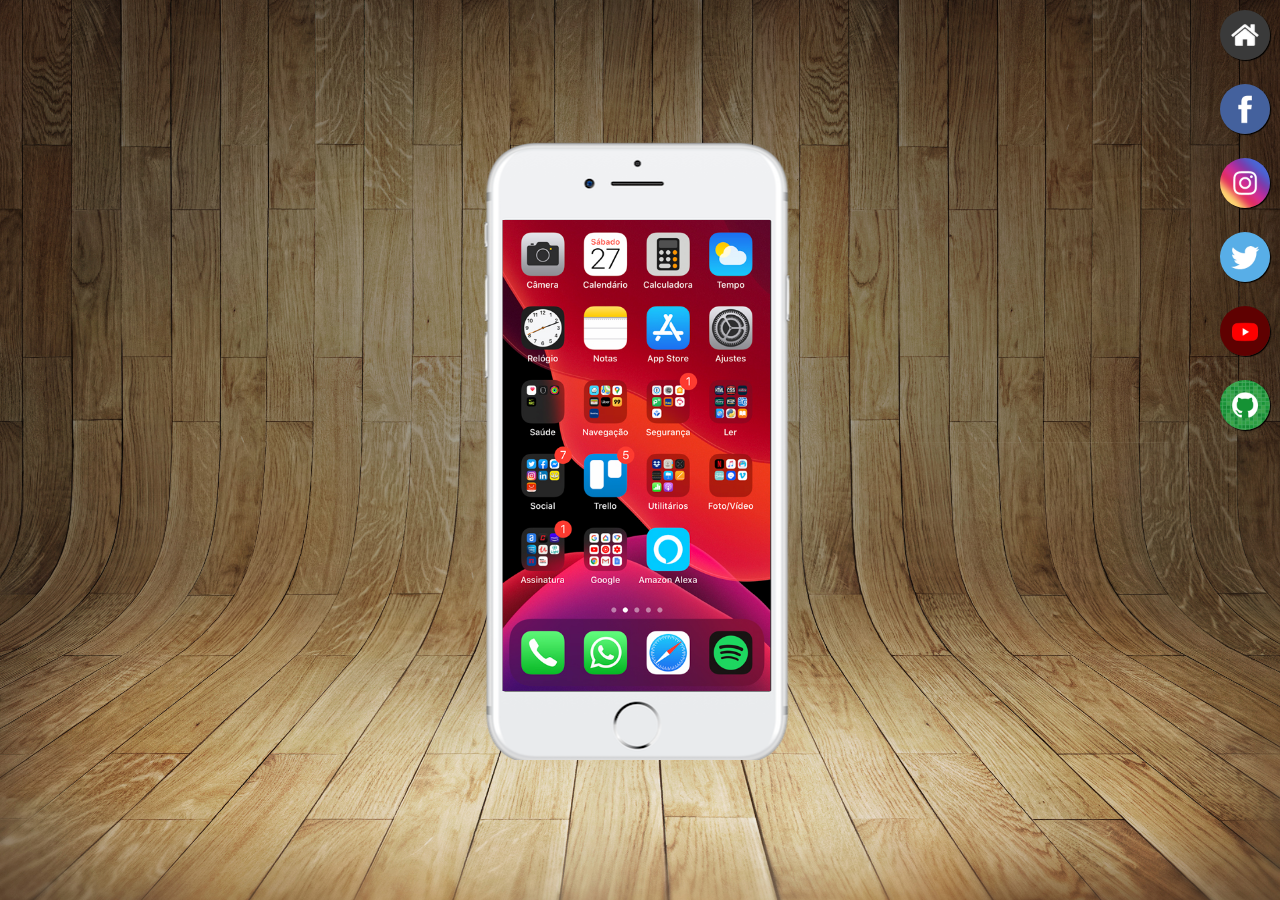
<file: index.html>
<!DOCTYPE html>
<html lang="en">
<head>
    <meta charset="UTF-8">
    <meta name="viewport" content="width=device-width, initial-scale=1.0">
    <title> Projeto Social</title>
    <link rel="shortcut icon" href="pacote-d013/favicon.ico" type="image/x-icon">
    <link rel="stylesheet" href="style.css">
</head>
<body>
  <main>
      <section id="iphone">
        <iframe src="home.html" id="tela" name="tela" frameborder="0"></iframe>
      </section>
      <section id="redes">
        <a href="home.html" target="tela"><img src="imagens/logo-home.jpg" alt="home"><br></a>
        <a href="facebook.html" target="tela"><img src="imagens/logo-facebook.jpg" alt="facebook"><br></a>
        <a href="insta.html" target="tela"><img src="imagens/logo-instagram.jpg" alt="logo-instagram"><br></a>
        <a href="twitter.html" target="tela"> <img src="imagens/logo-twitter.jpg" alt="logo-twitter"><br></a>
        <a href="youtube.html" target="tela"> <img src="imagens/logo-youtube.jpg" alt="logo-youtube"><br></a>
        <a href="github.html" target="tela"><img src="imagens/logo-github.jpg" alt="logo-github"><br></a>

      </section>
    
  </main>
    
</body>
</html>
</file>
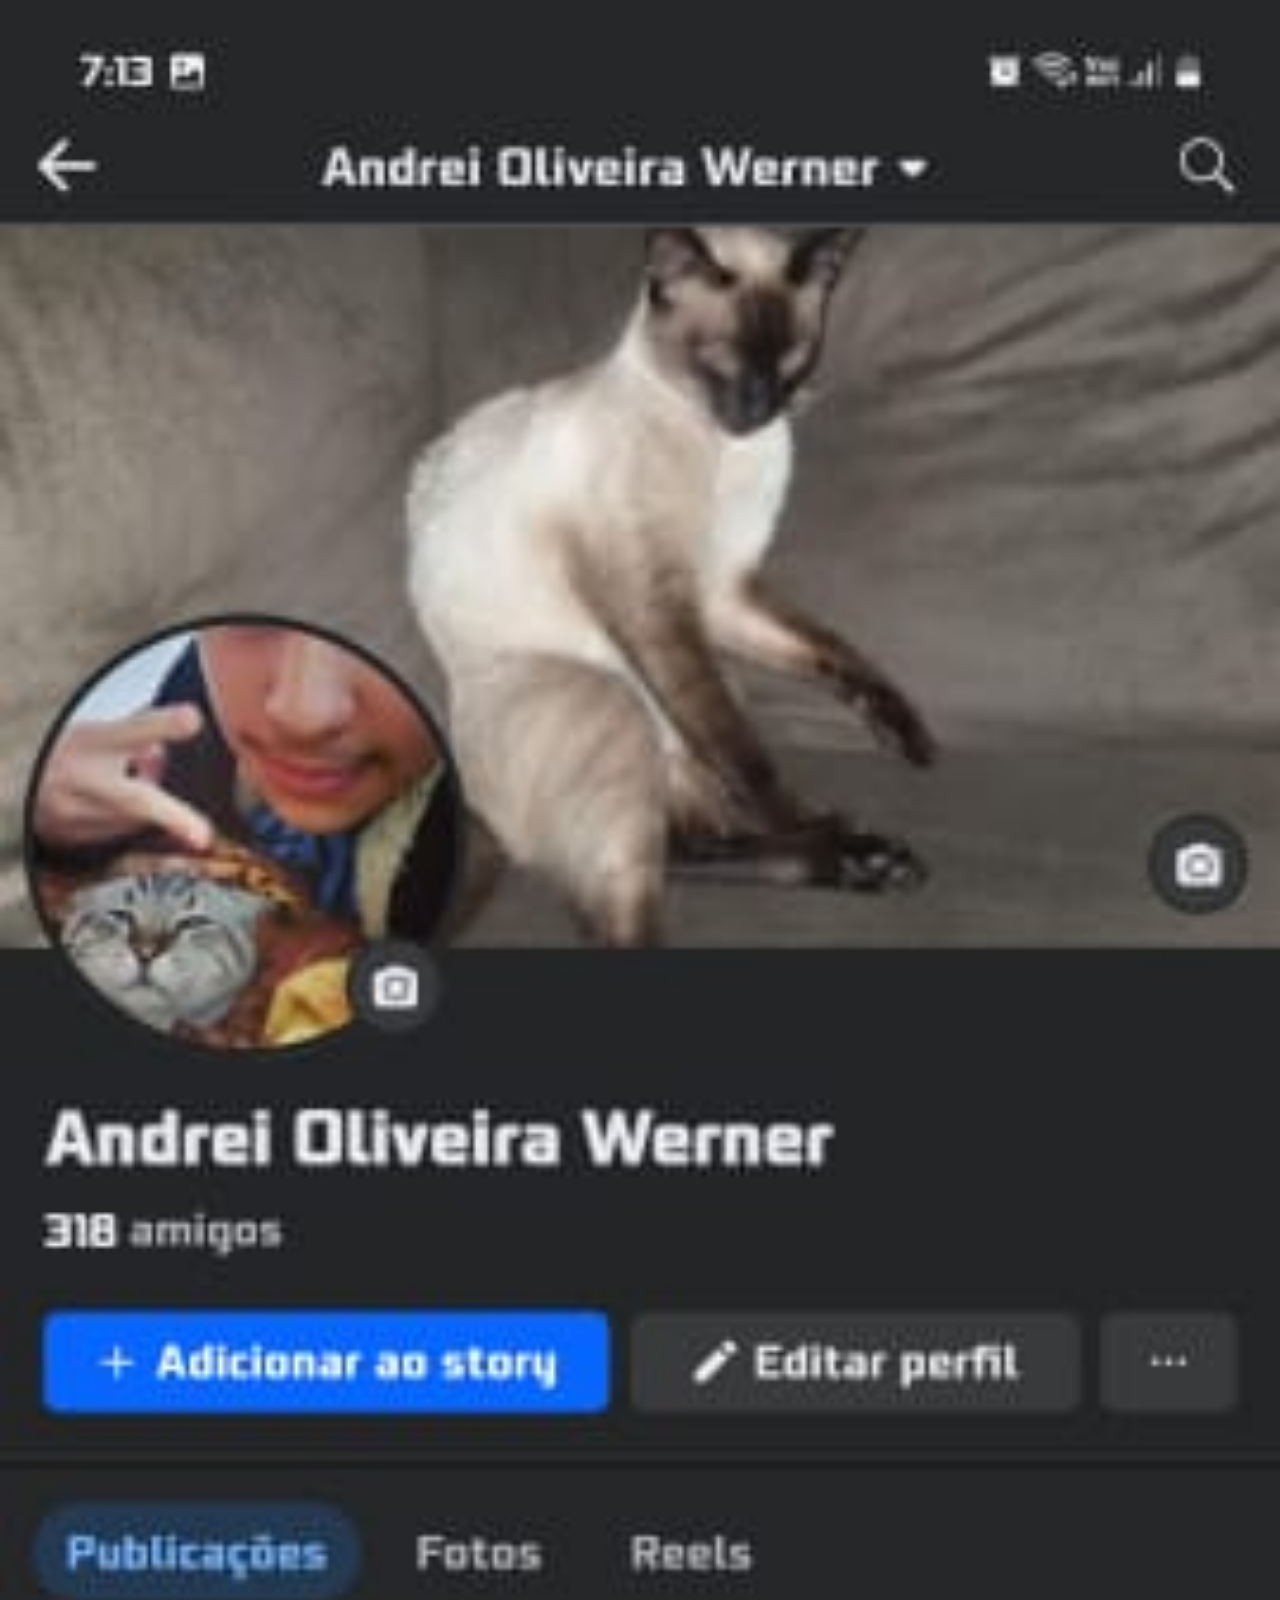
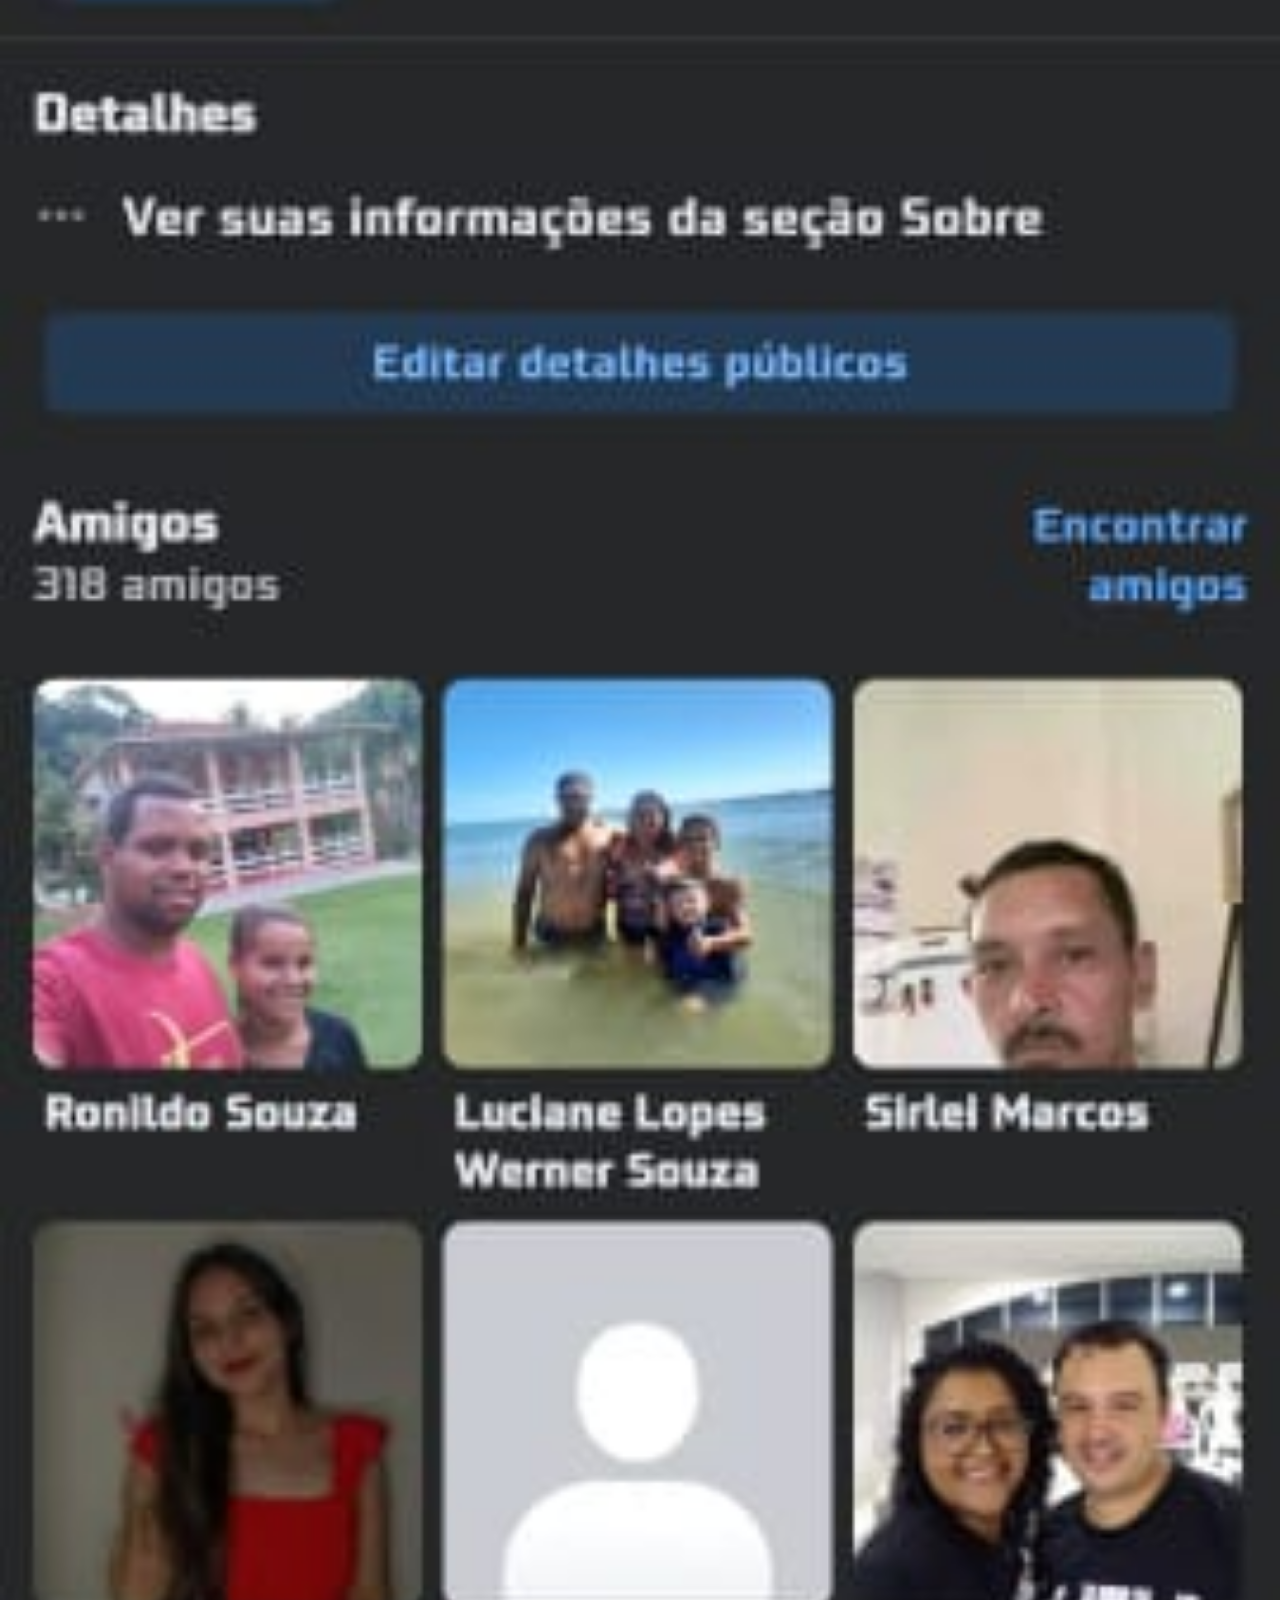
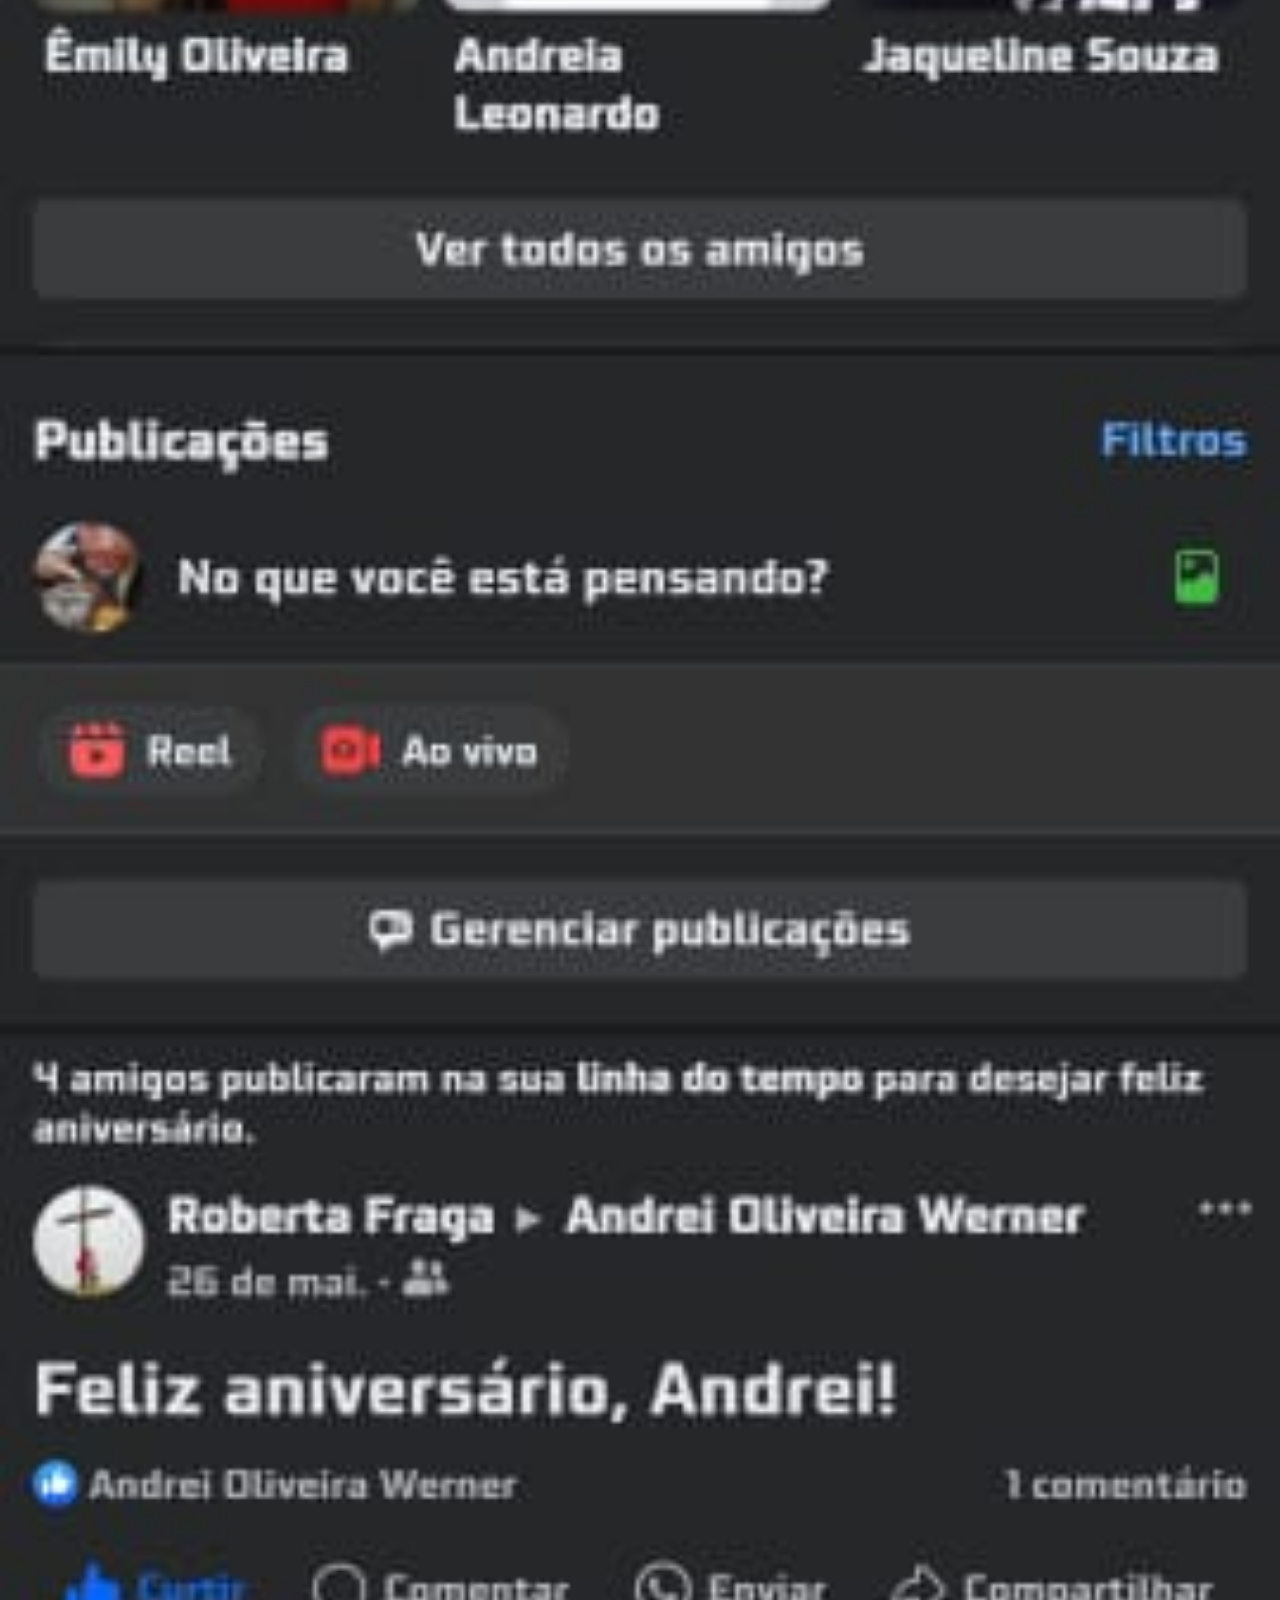
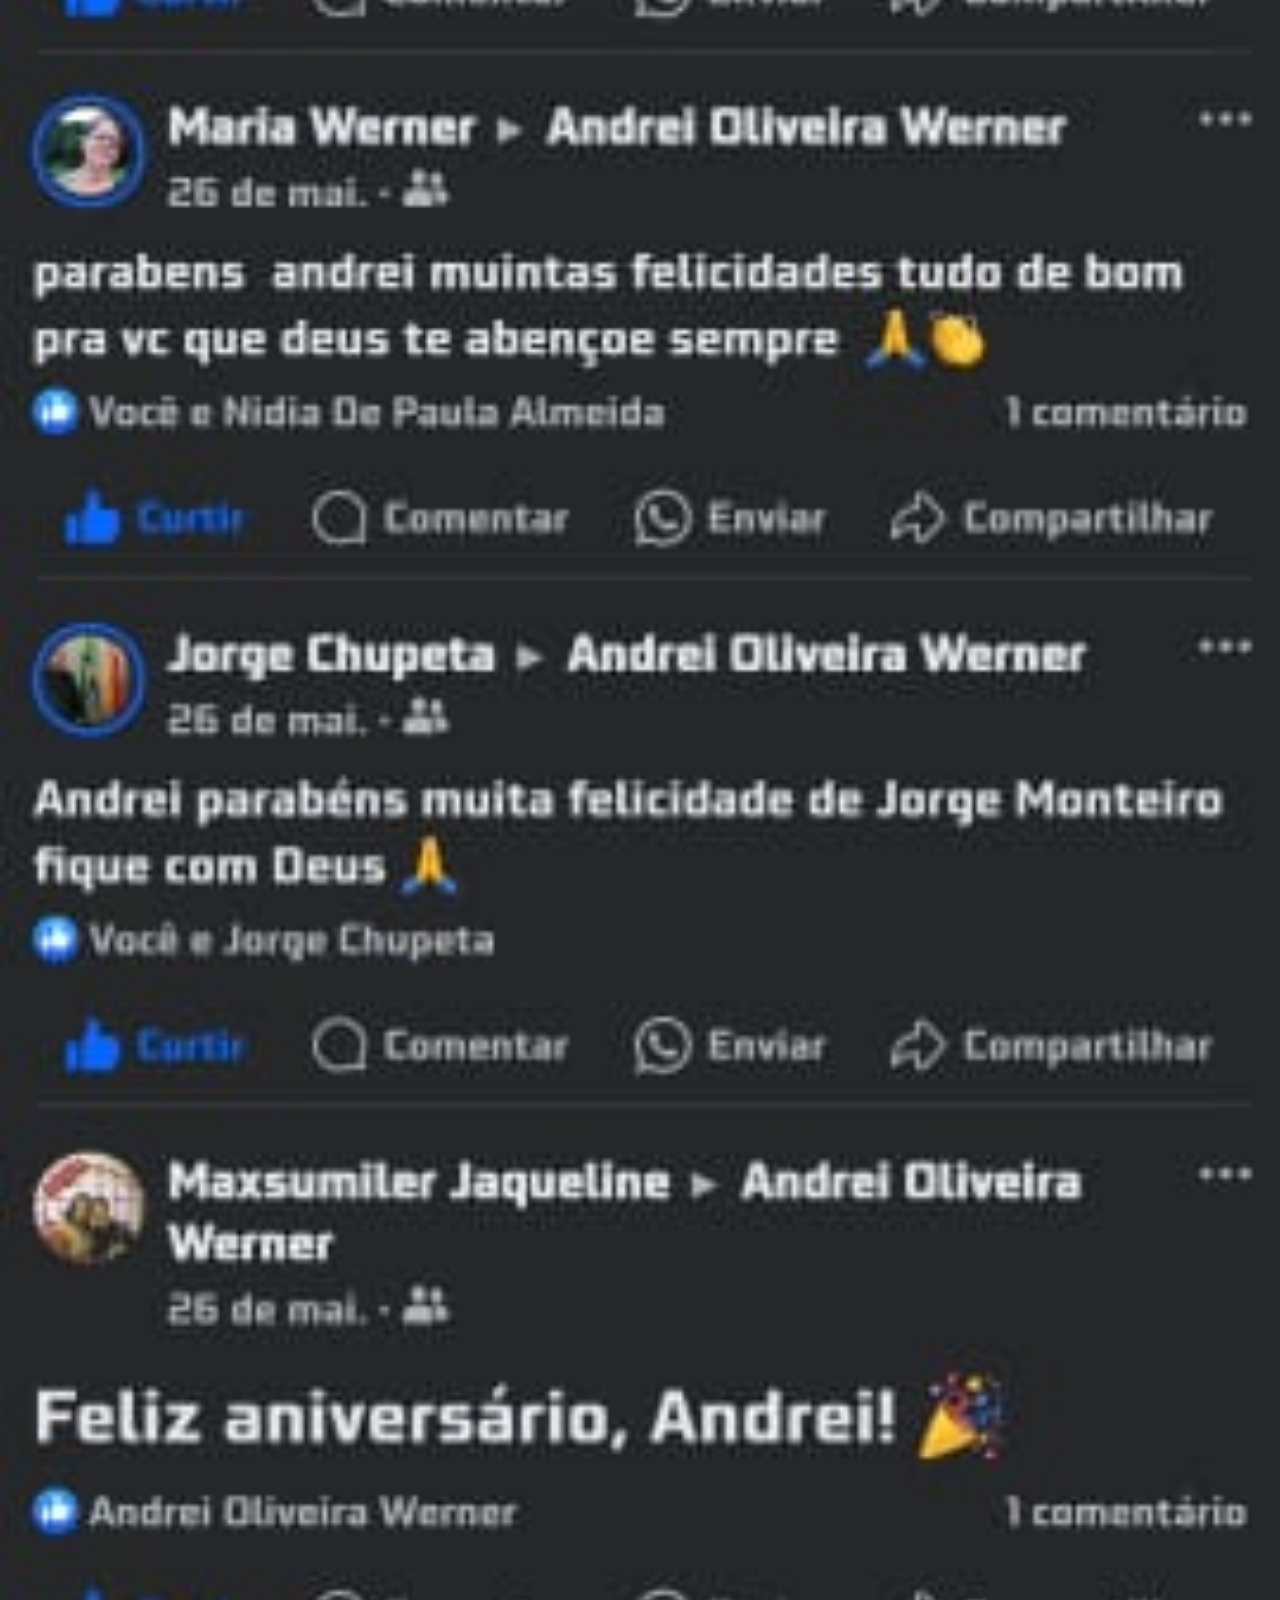
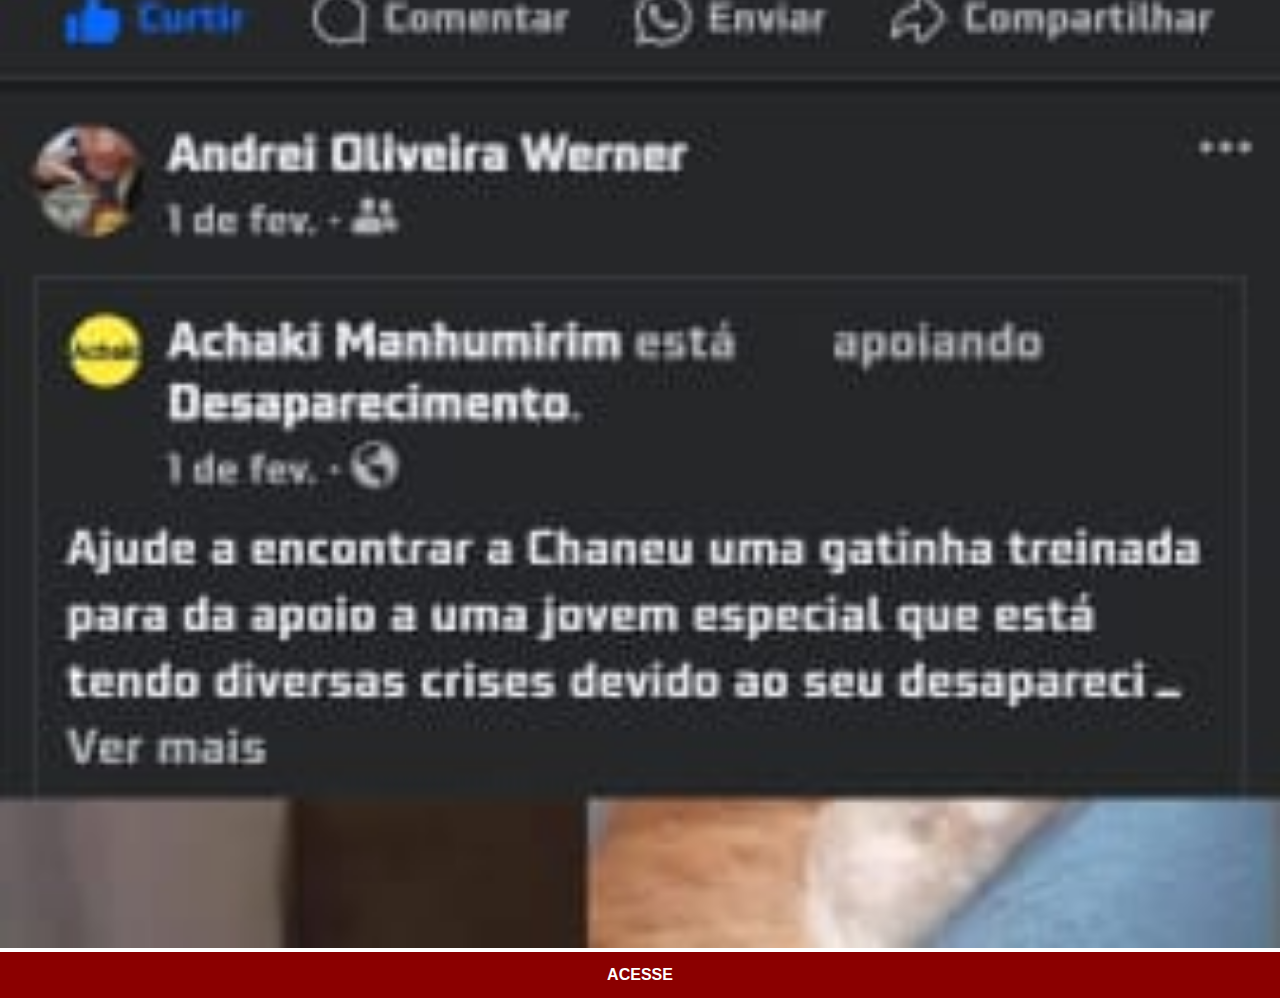
<file: facebook.html>
<!DOCTYPE html>
<html lang="en">
<head>
    <meta charset="UTF-8">
    <meta name="viewport" content="width=device-width, initial-scale=1.0">
    <title>facebook</title>
    <link rel="stylesheet" href="social.css">
</head>
<body>
    <img src="imagens/tela-facebook.jpg" alt="facebook">
    <a href="https://www.facebook.com/profile.php?id=100010561952589" target="_blank">ACESSE</a>
    
</body>
</html>
</file>
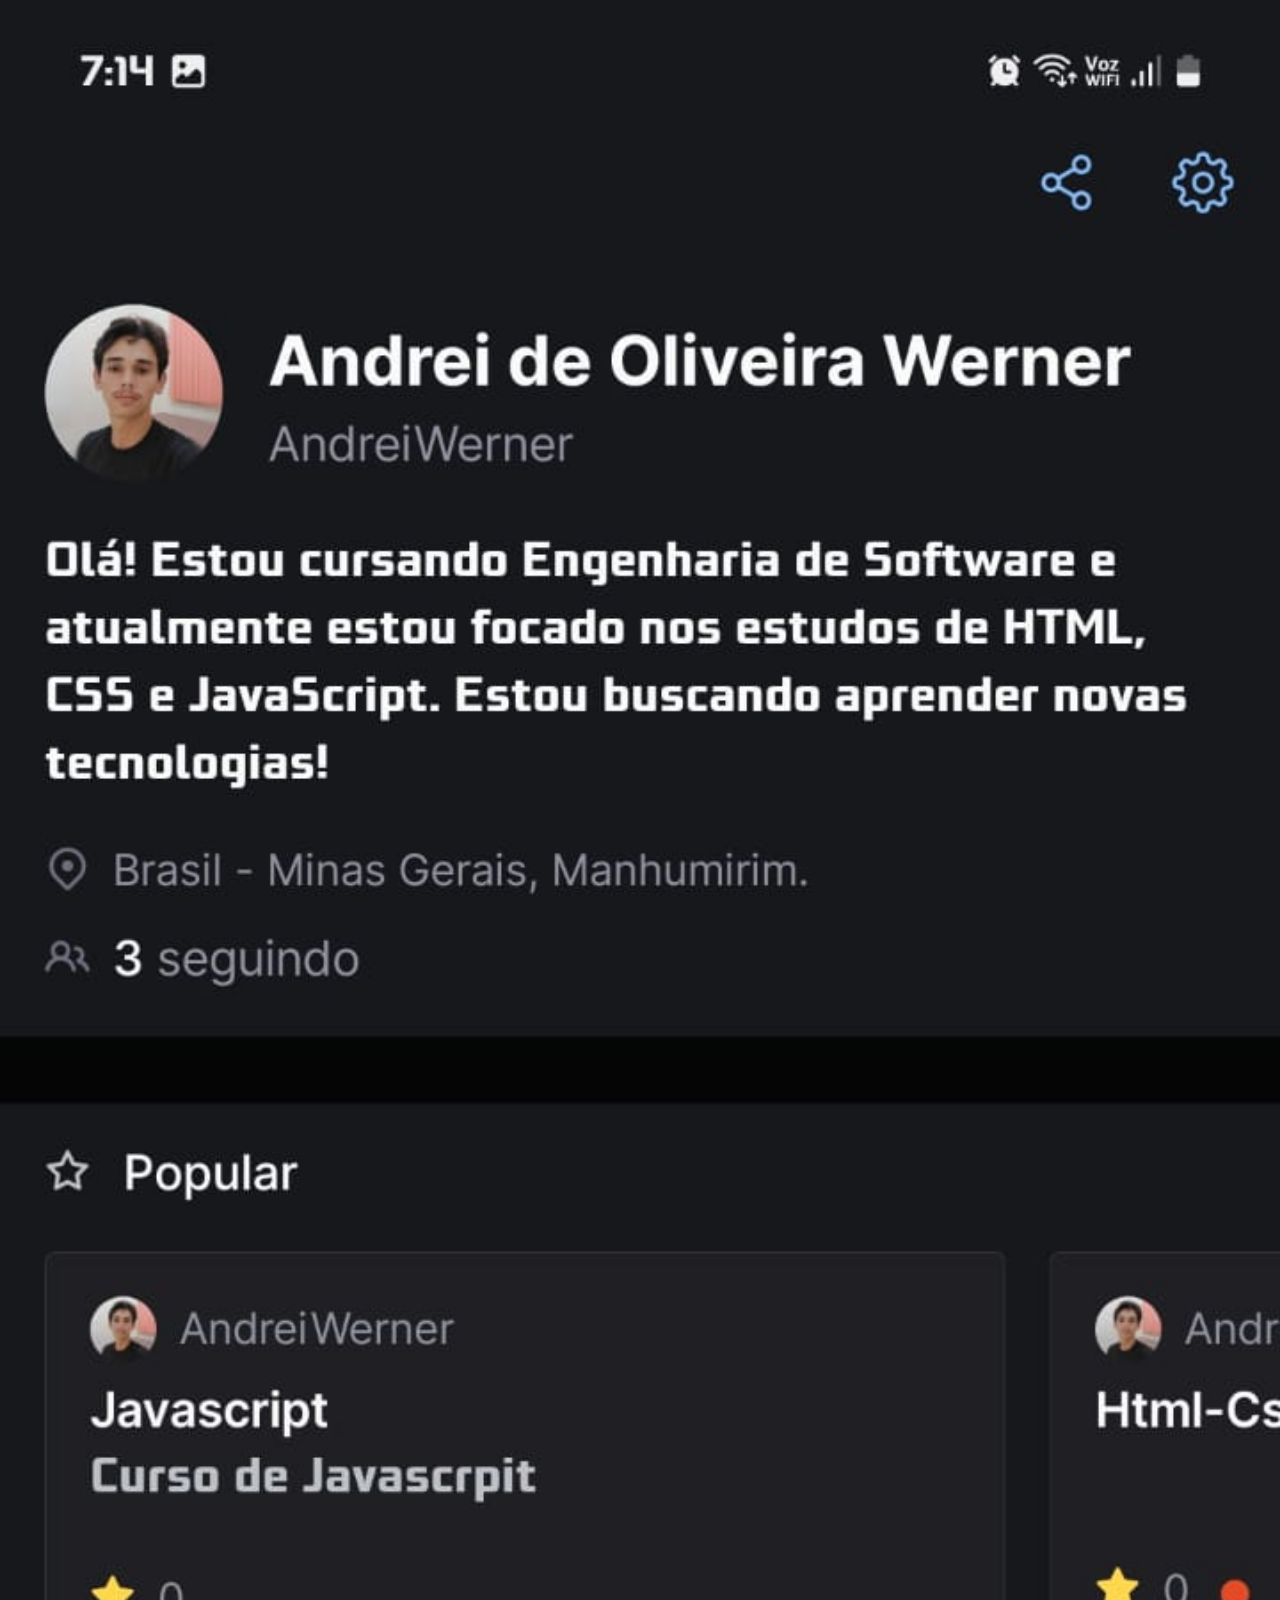
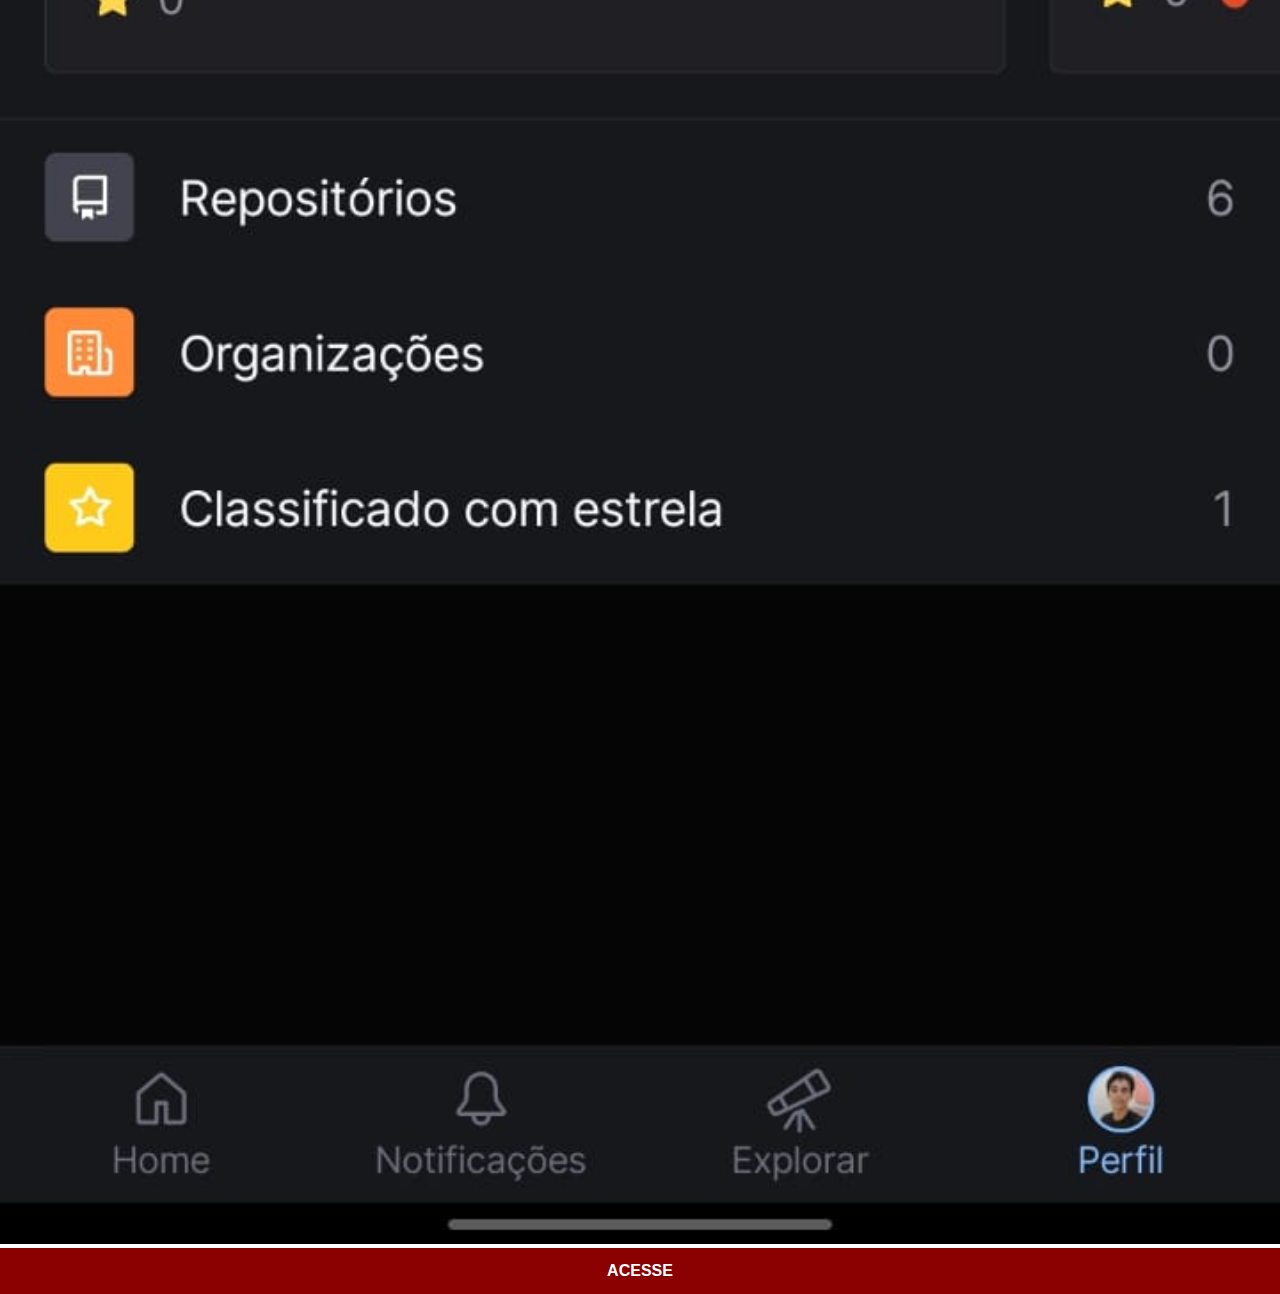
<file: github.html>
<!DOCTYPE html>
<html lang="pt-br">
<head>
    <meta charset="UTF-8">
    <meta name="viewport" content="width=device-width, initial-scale=1.0">
    <title>github</title>
    <link rel="stylesheet" href="social.css">
</head>
<body>
    <img src="imagens/tela-github.jpg" alt="github">
    <a href="https://github.com/AndreiWerner" target="_blank">ACESSE</a>
    
</body>
</html>
</file>
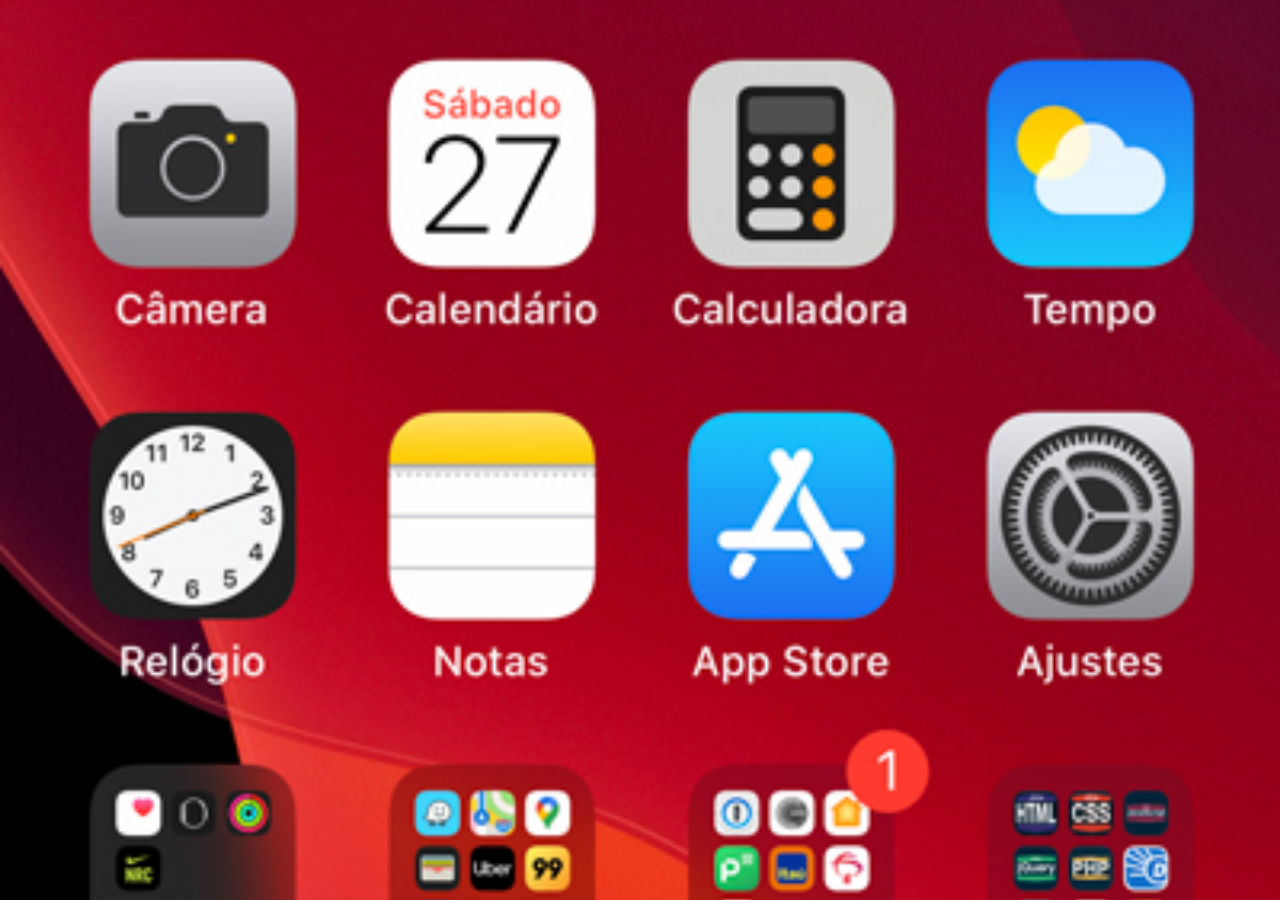
<file: home.html>
<!DOCTYPE html>
<html lang="en">
<head>
    <meta charset="UTF-8">
    <meta name="viewport" content="width=device-width, initial-scale=1.0">
    <title>home</title>
    <style>
        *{
            padding: 0px;
            margin: 0px;
        }
        body {
            width: 100vw;
            height: 100vh;
            background: black url(imagens/tela-home.jpg);
            background-repeat: no-repeat;
            background-position: top center;
            background-size: cover;
        }
    </style>
</head>
<body>
    
</body>
</html>
</file>
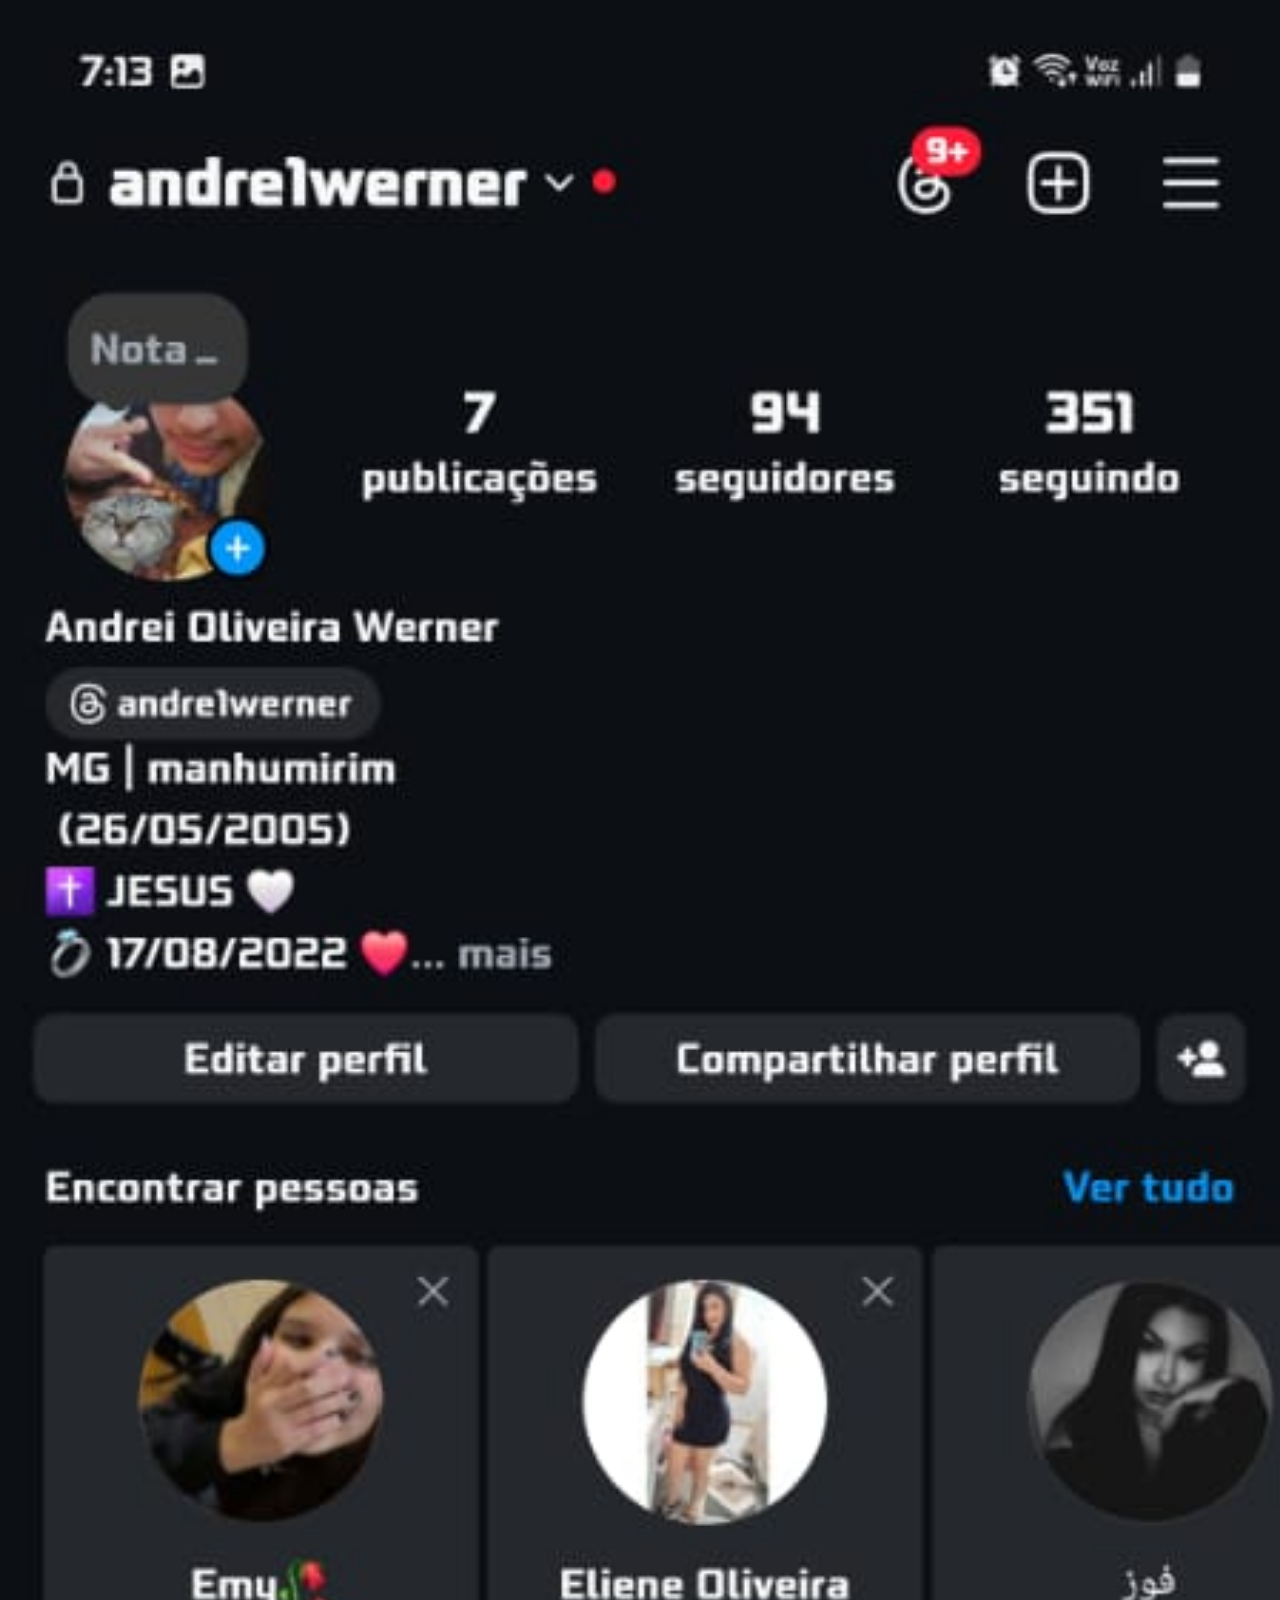
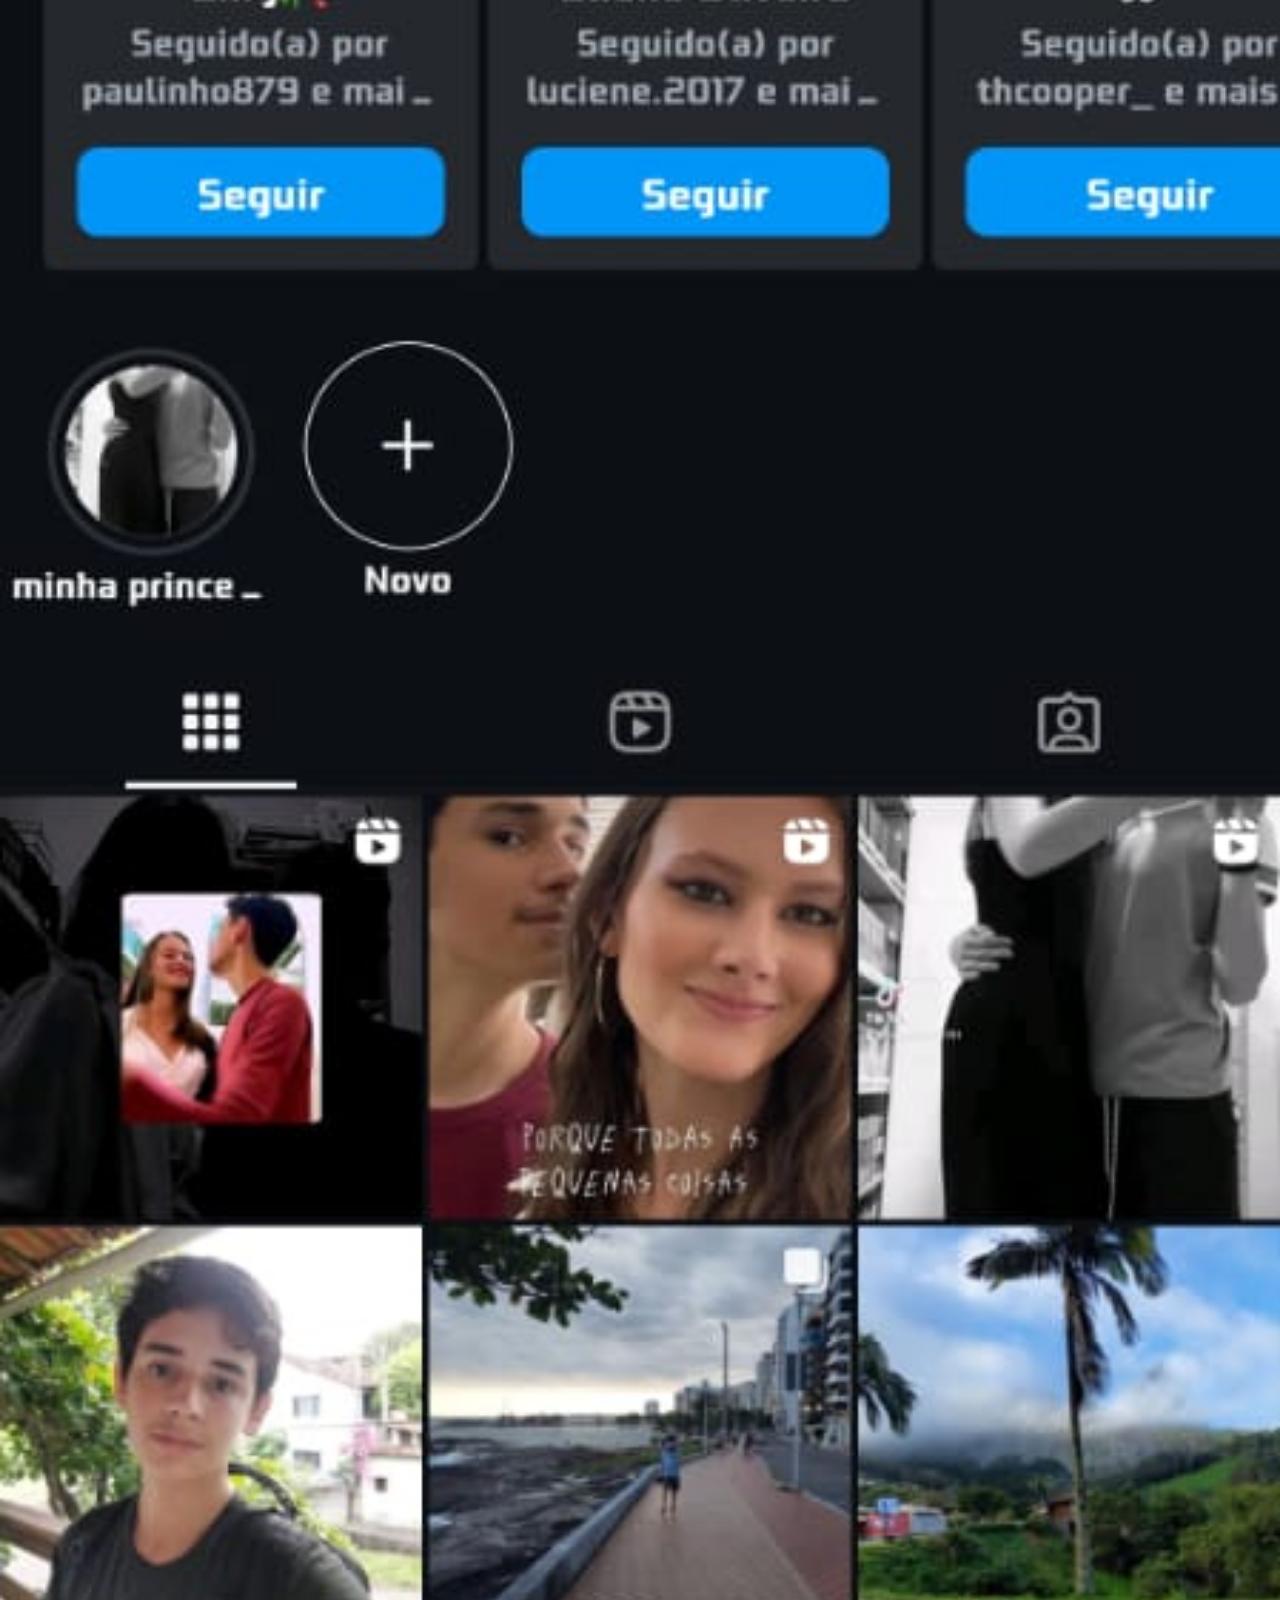
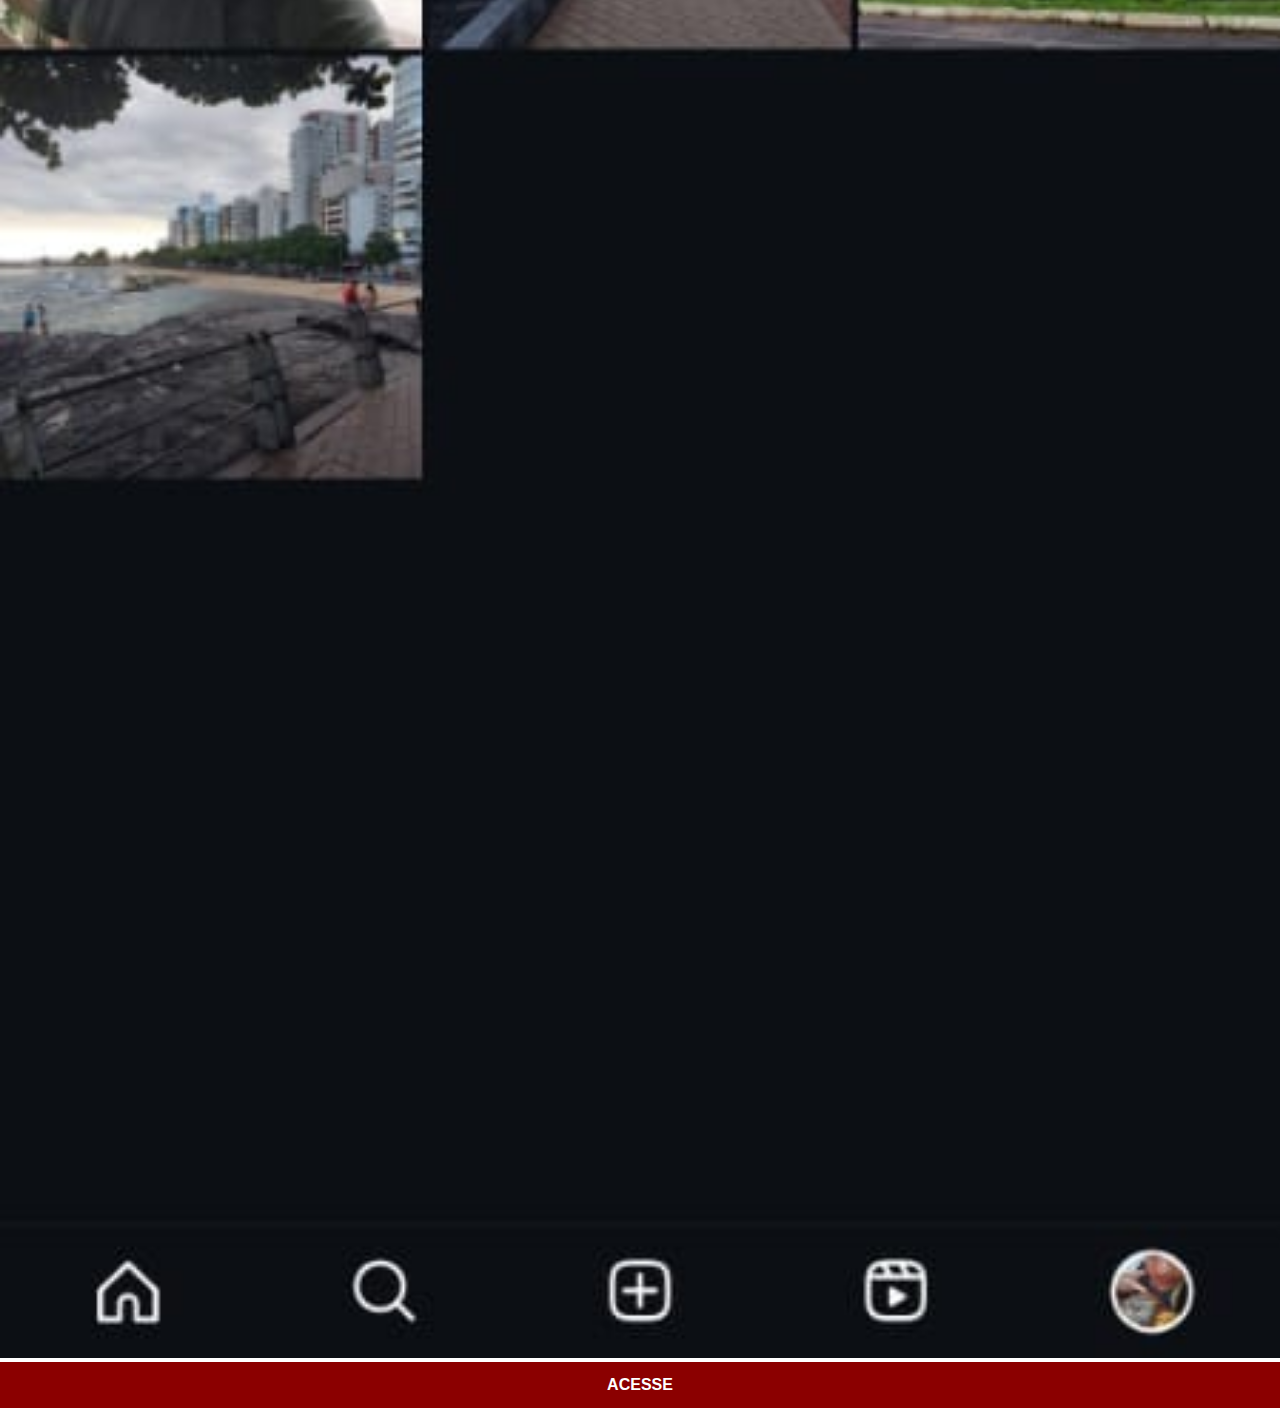
<file: insta.html>
<!DOCTYPE html>
<html lang="pt-br">
<head>
    <meta charset="UTF-8">
    <meta name="viewport" content="width=device-width, initial-scale=1.0">
    <title>Instagram</title>
    <link rel="stylesheet" href="social.css">
</head>
<body>
    <img src="imagens/tela-instagram.jpg" alt="Instagram">
    <a href="https://www.instagram.com/hdseguranca/" target="_blank">ACESSE</a>
    
</body>
</html>
</file>
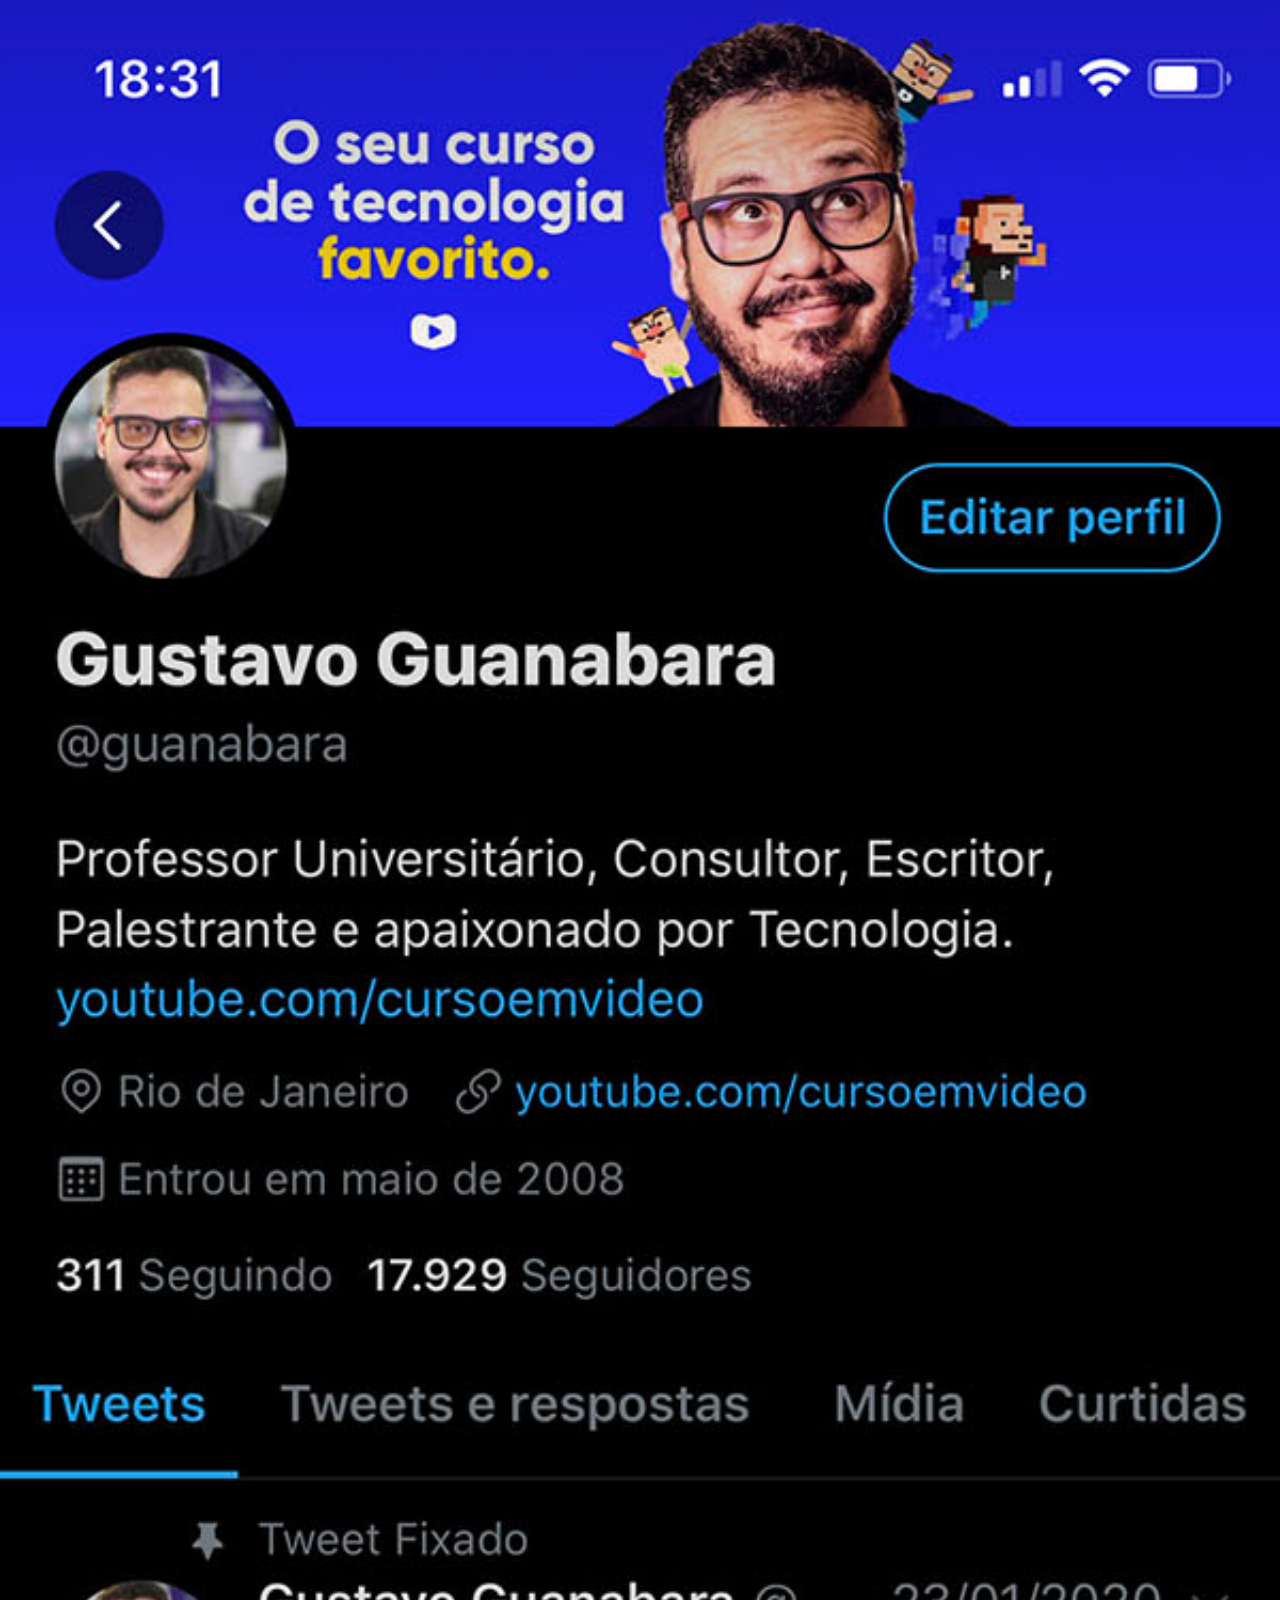
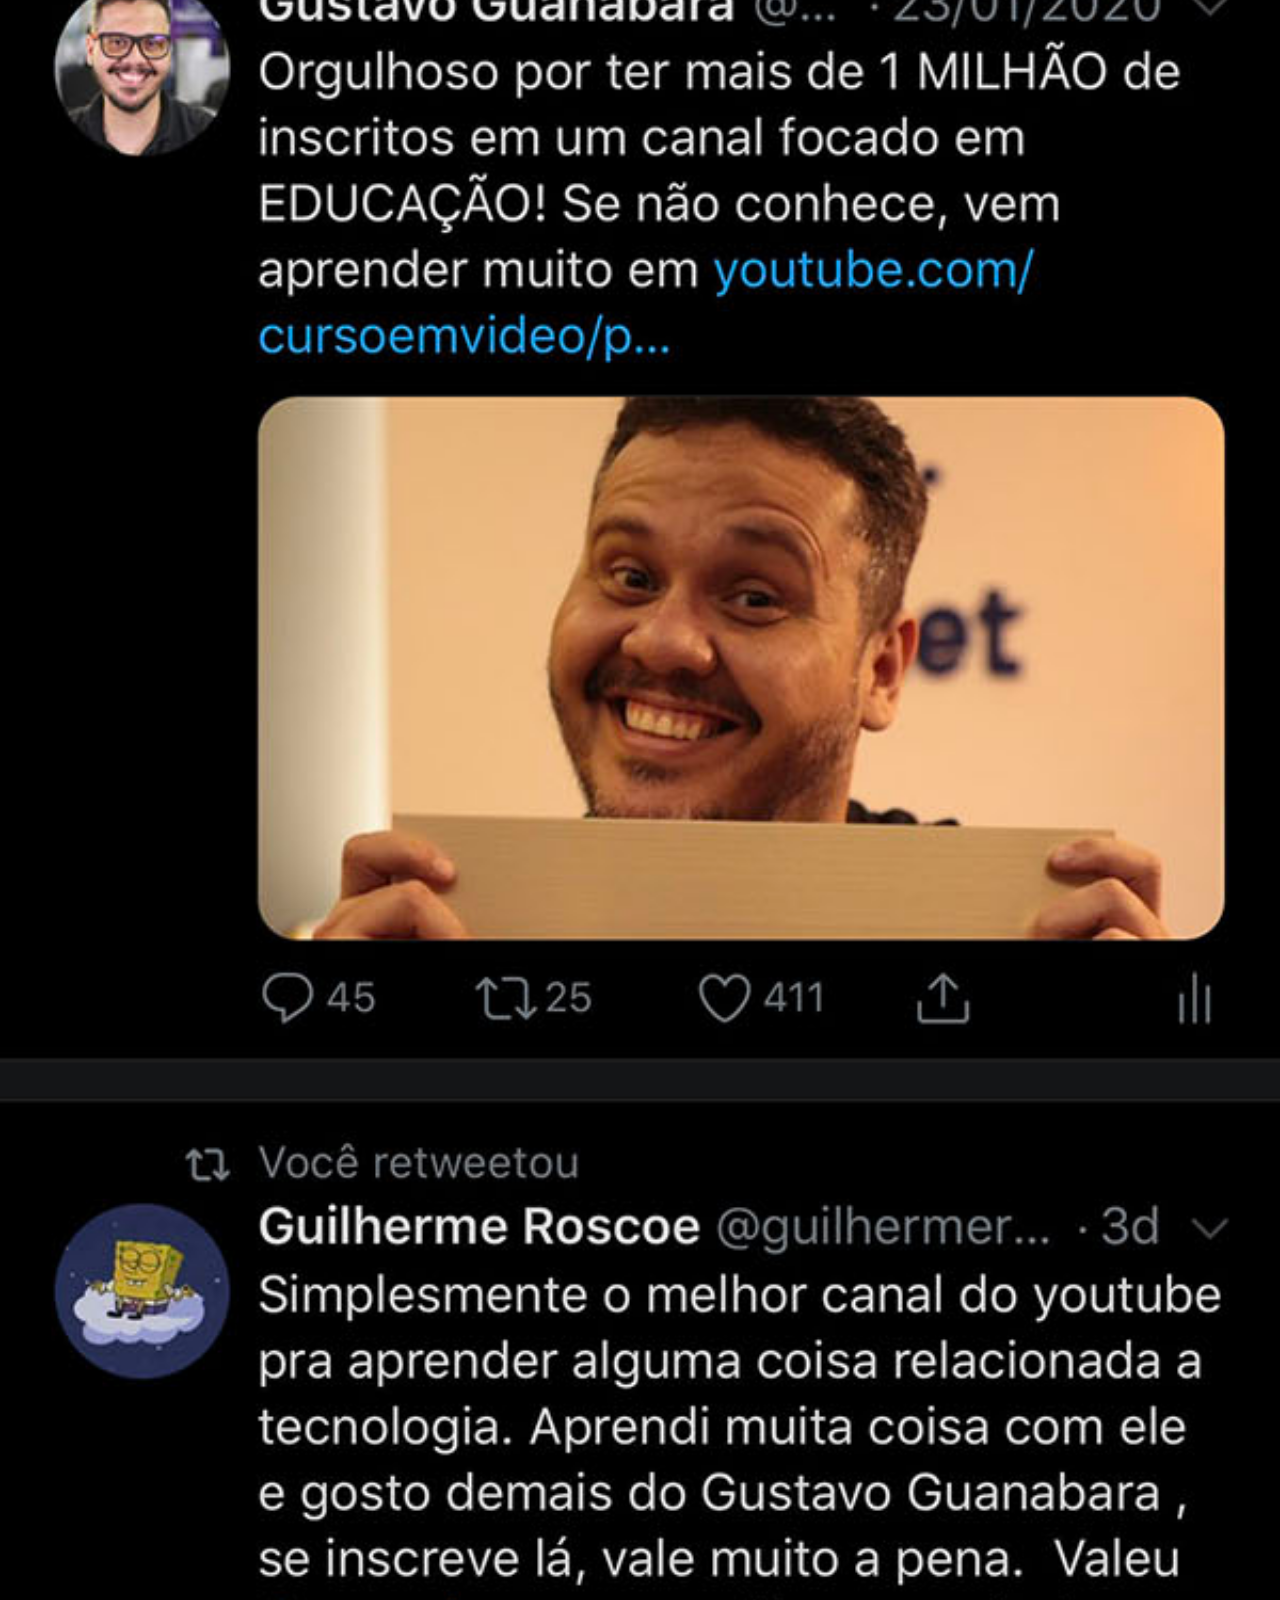
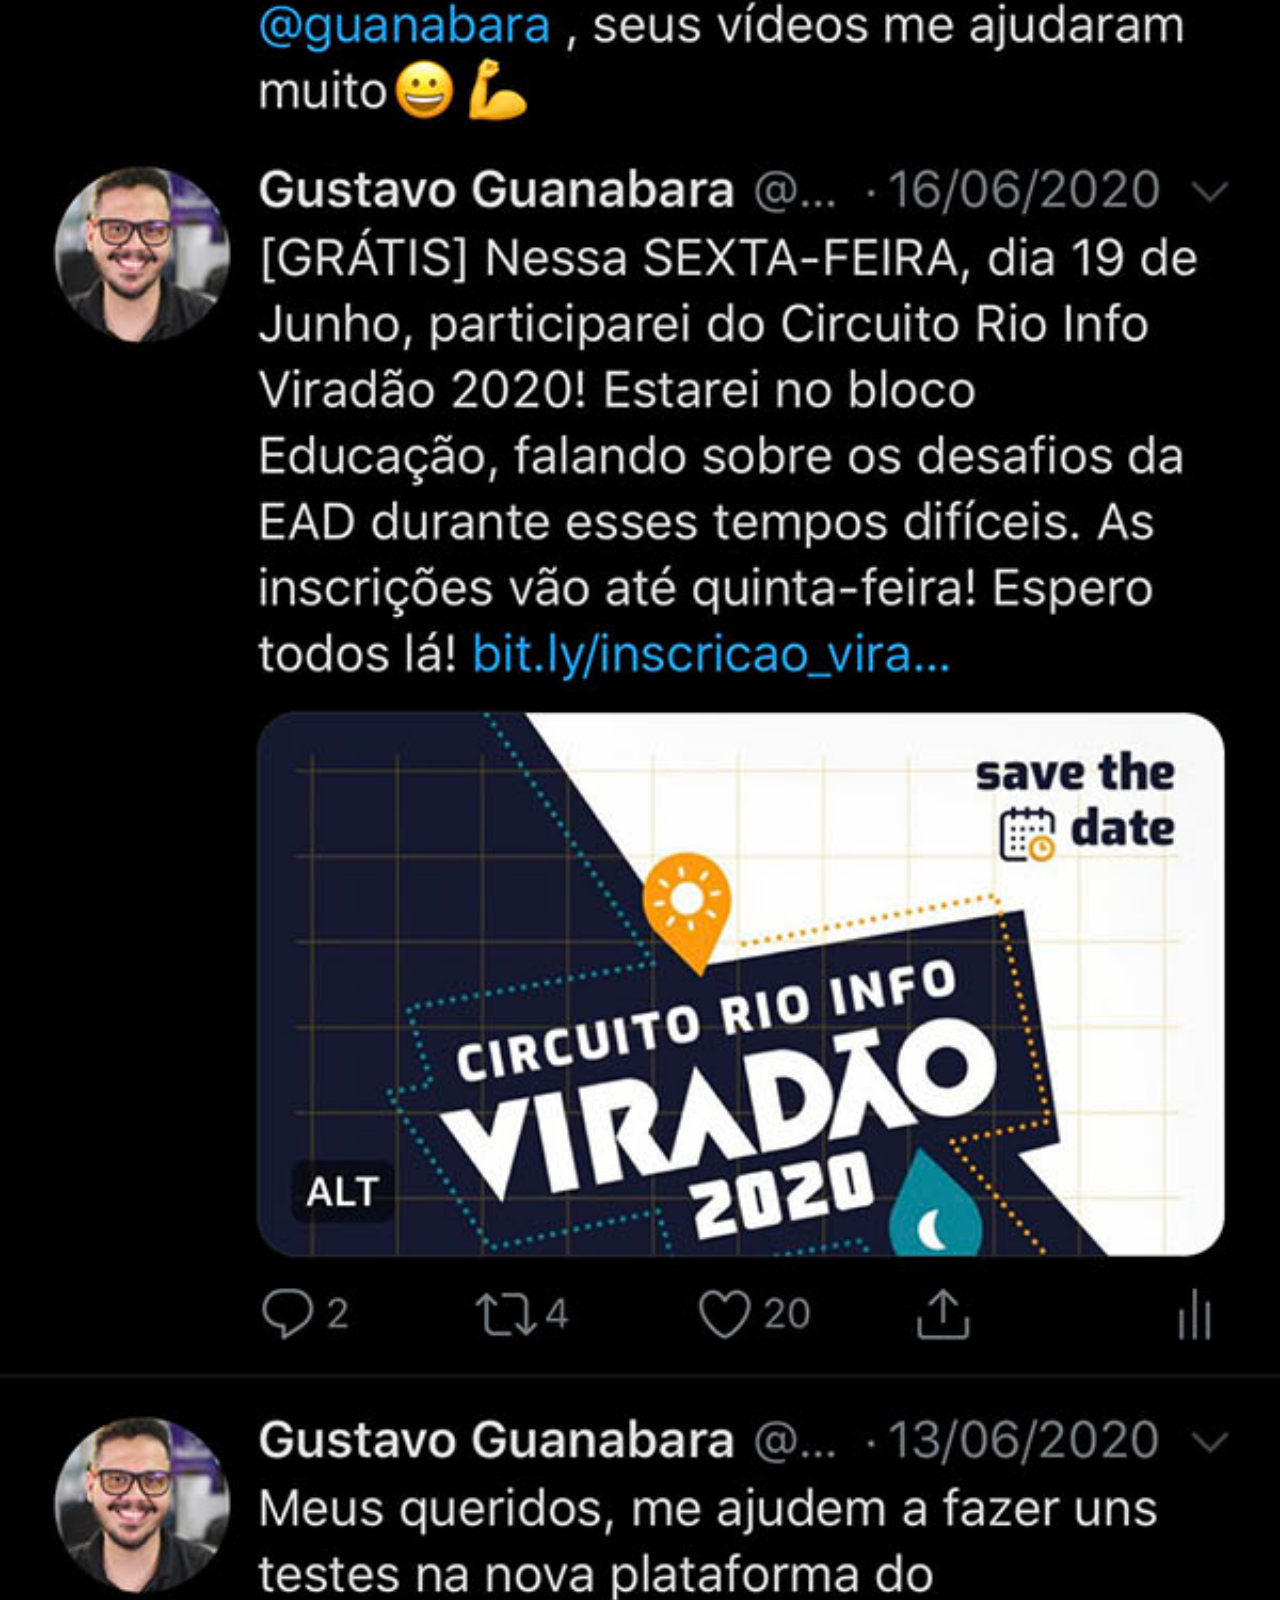
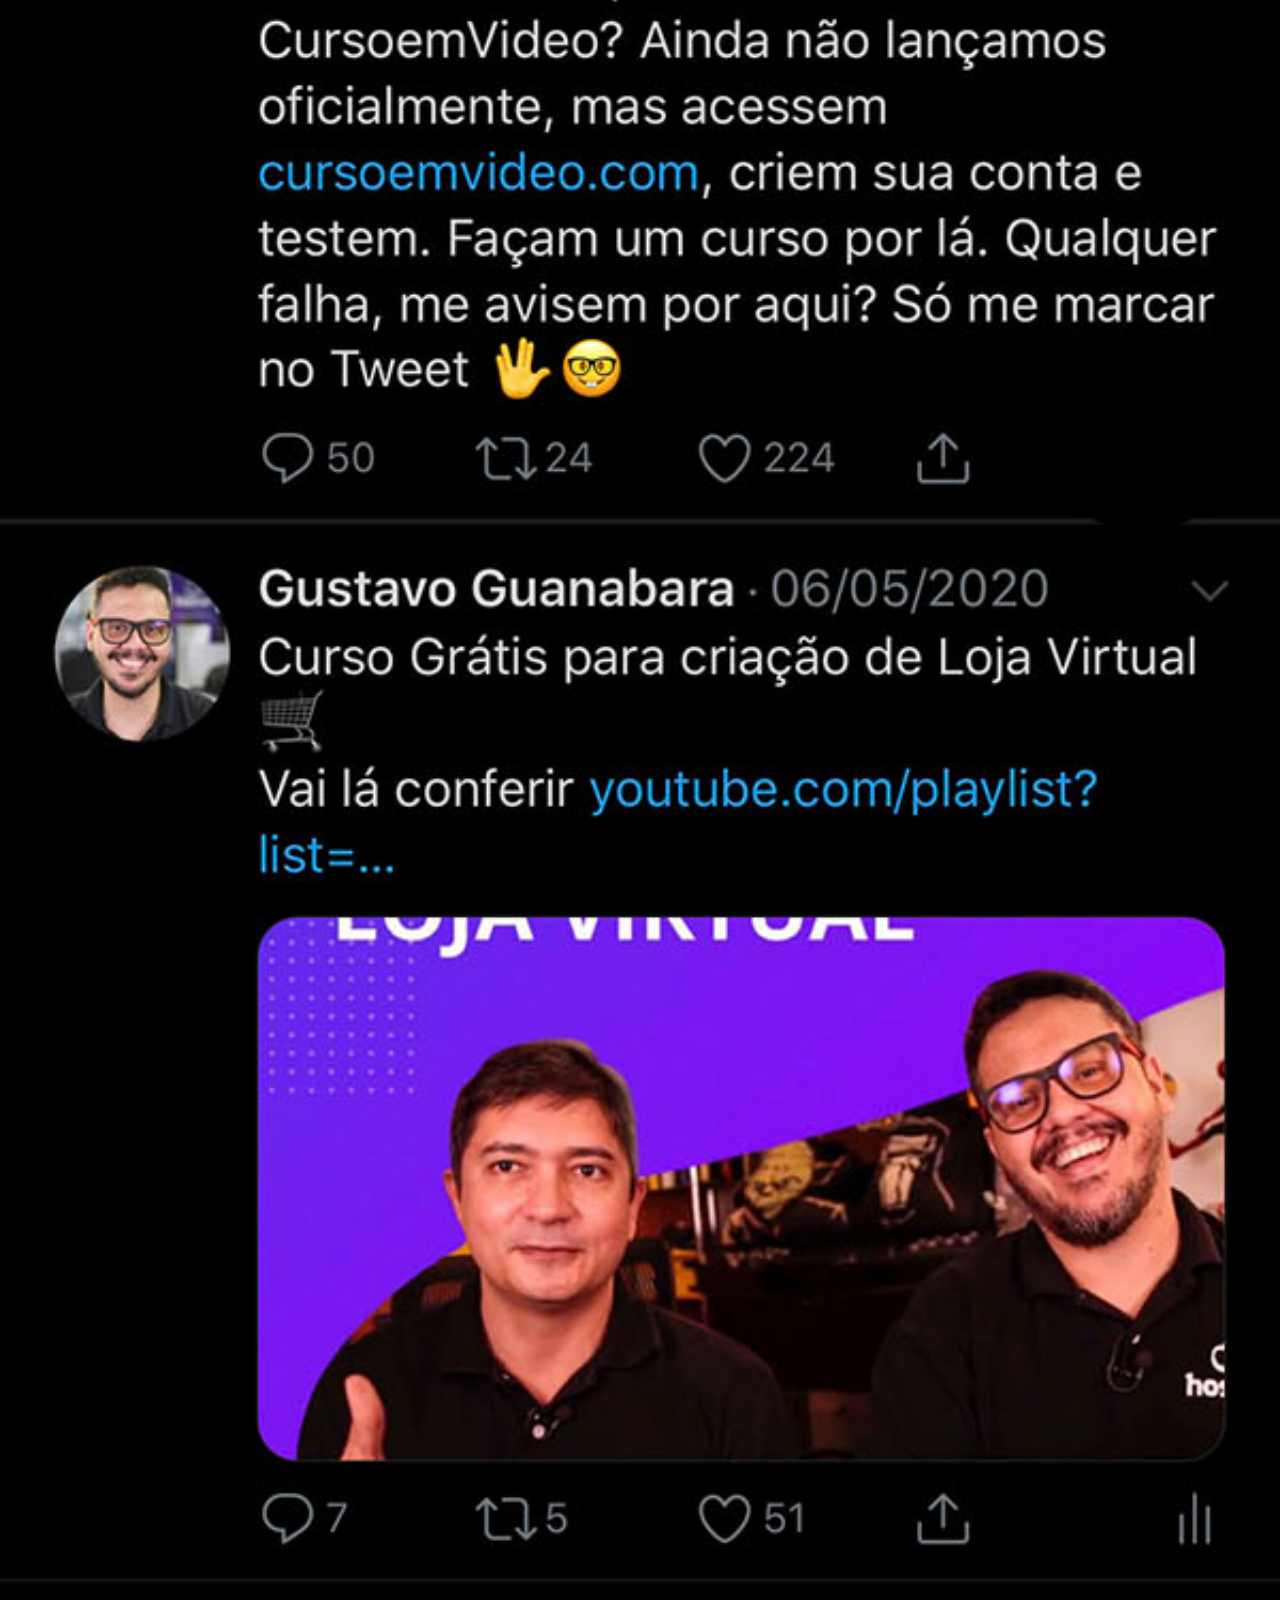
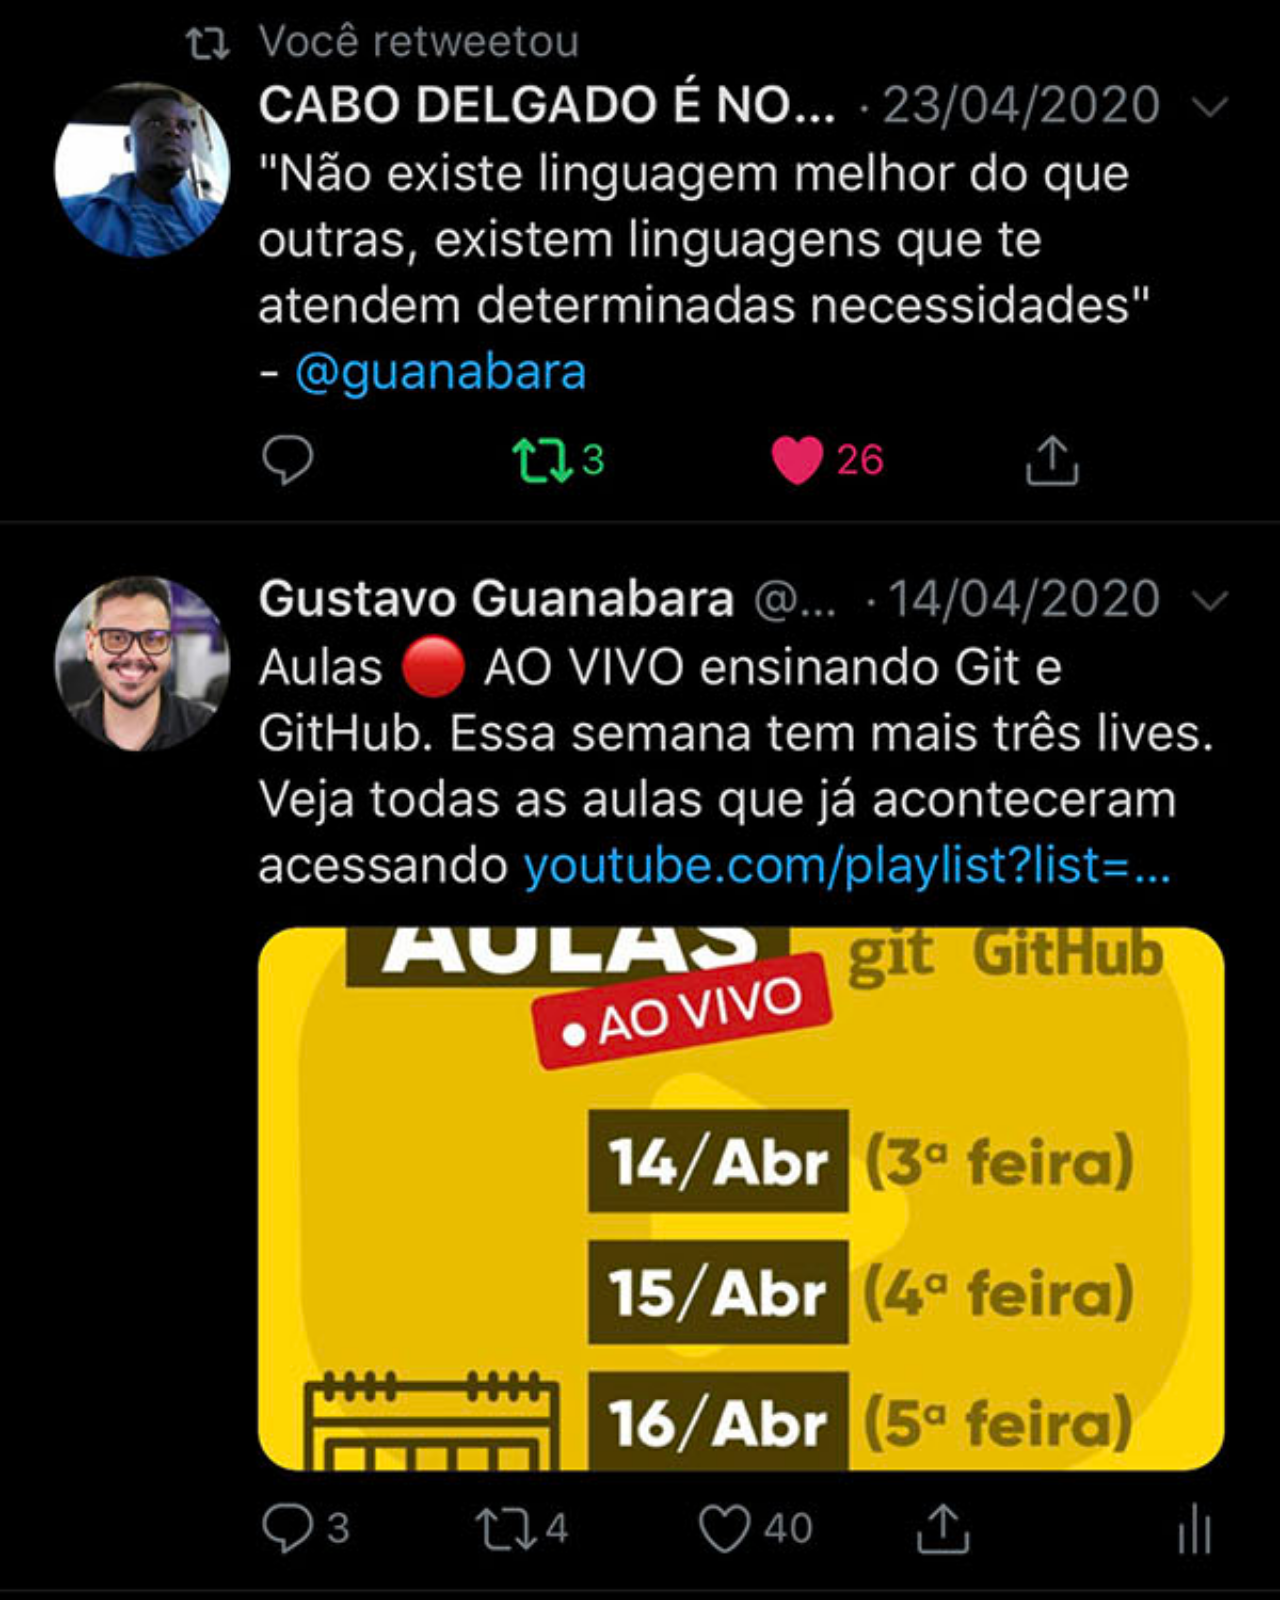
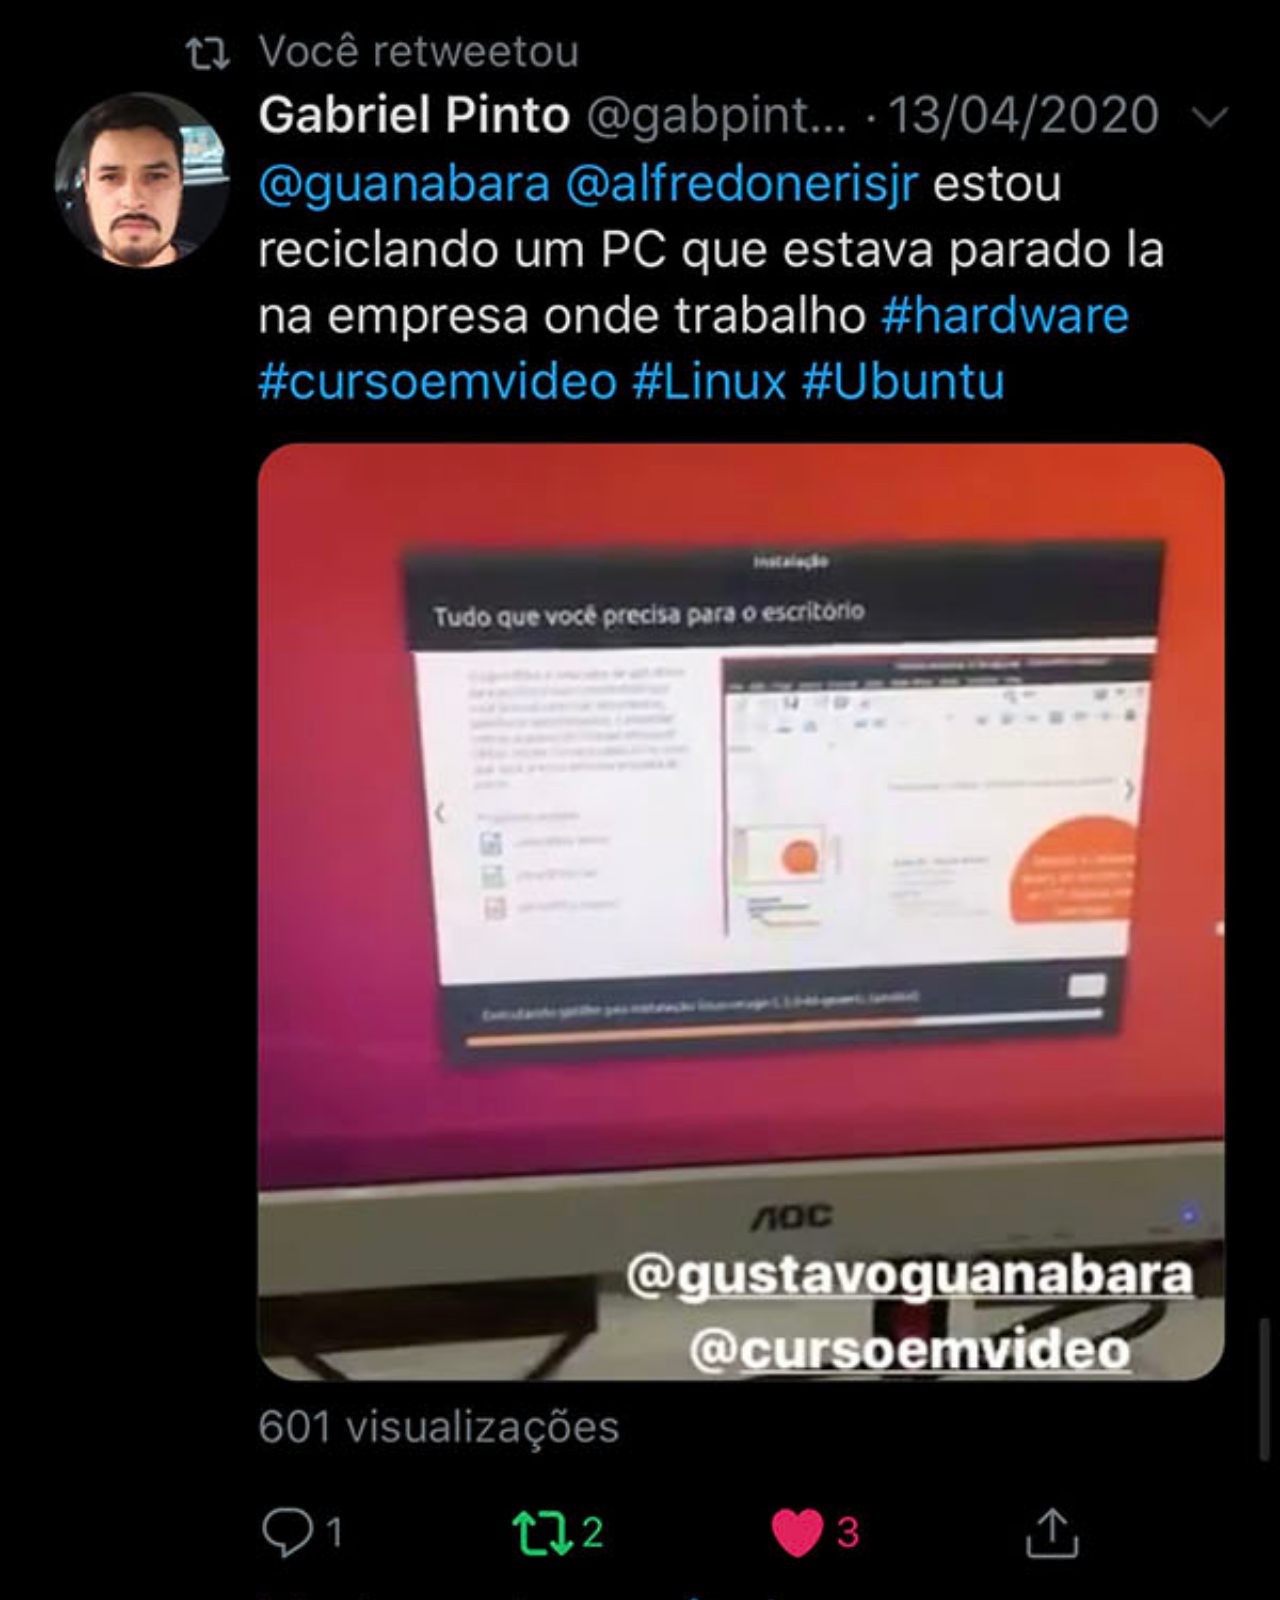
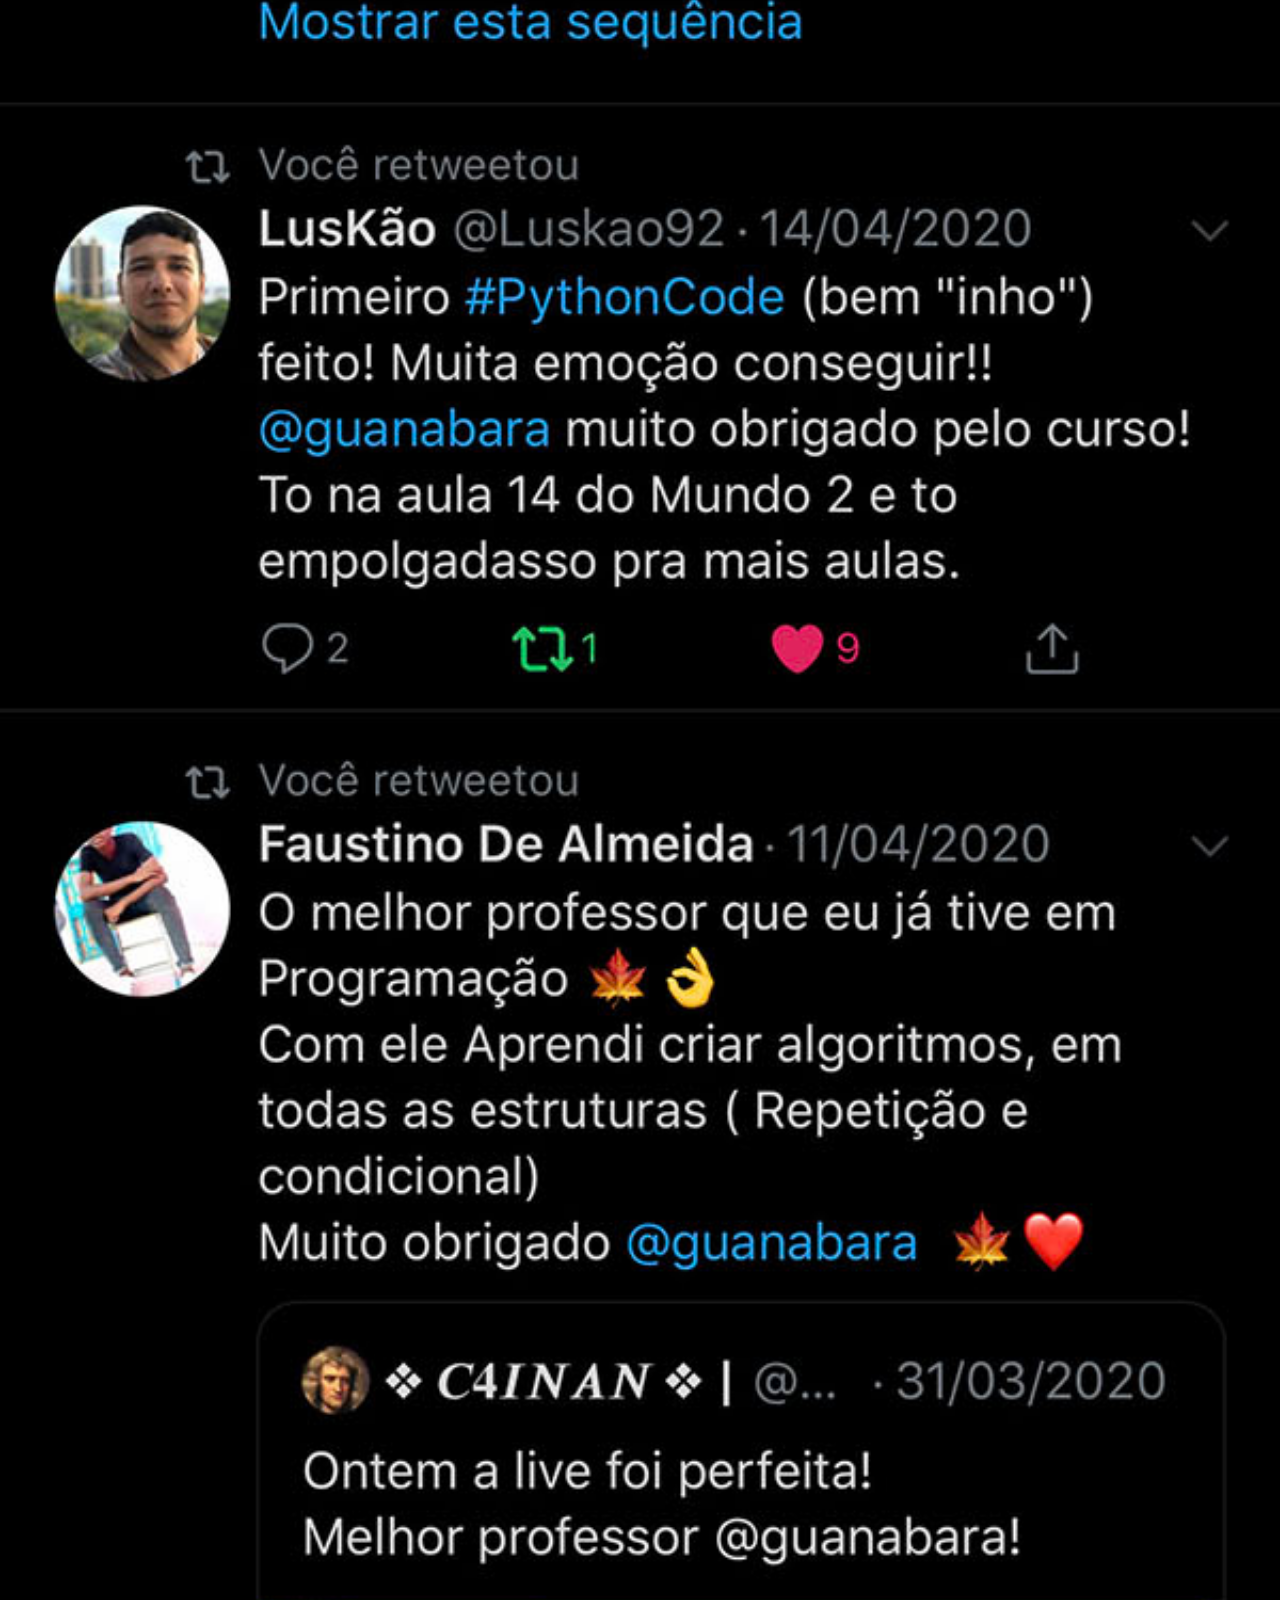
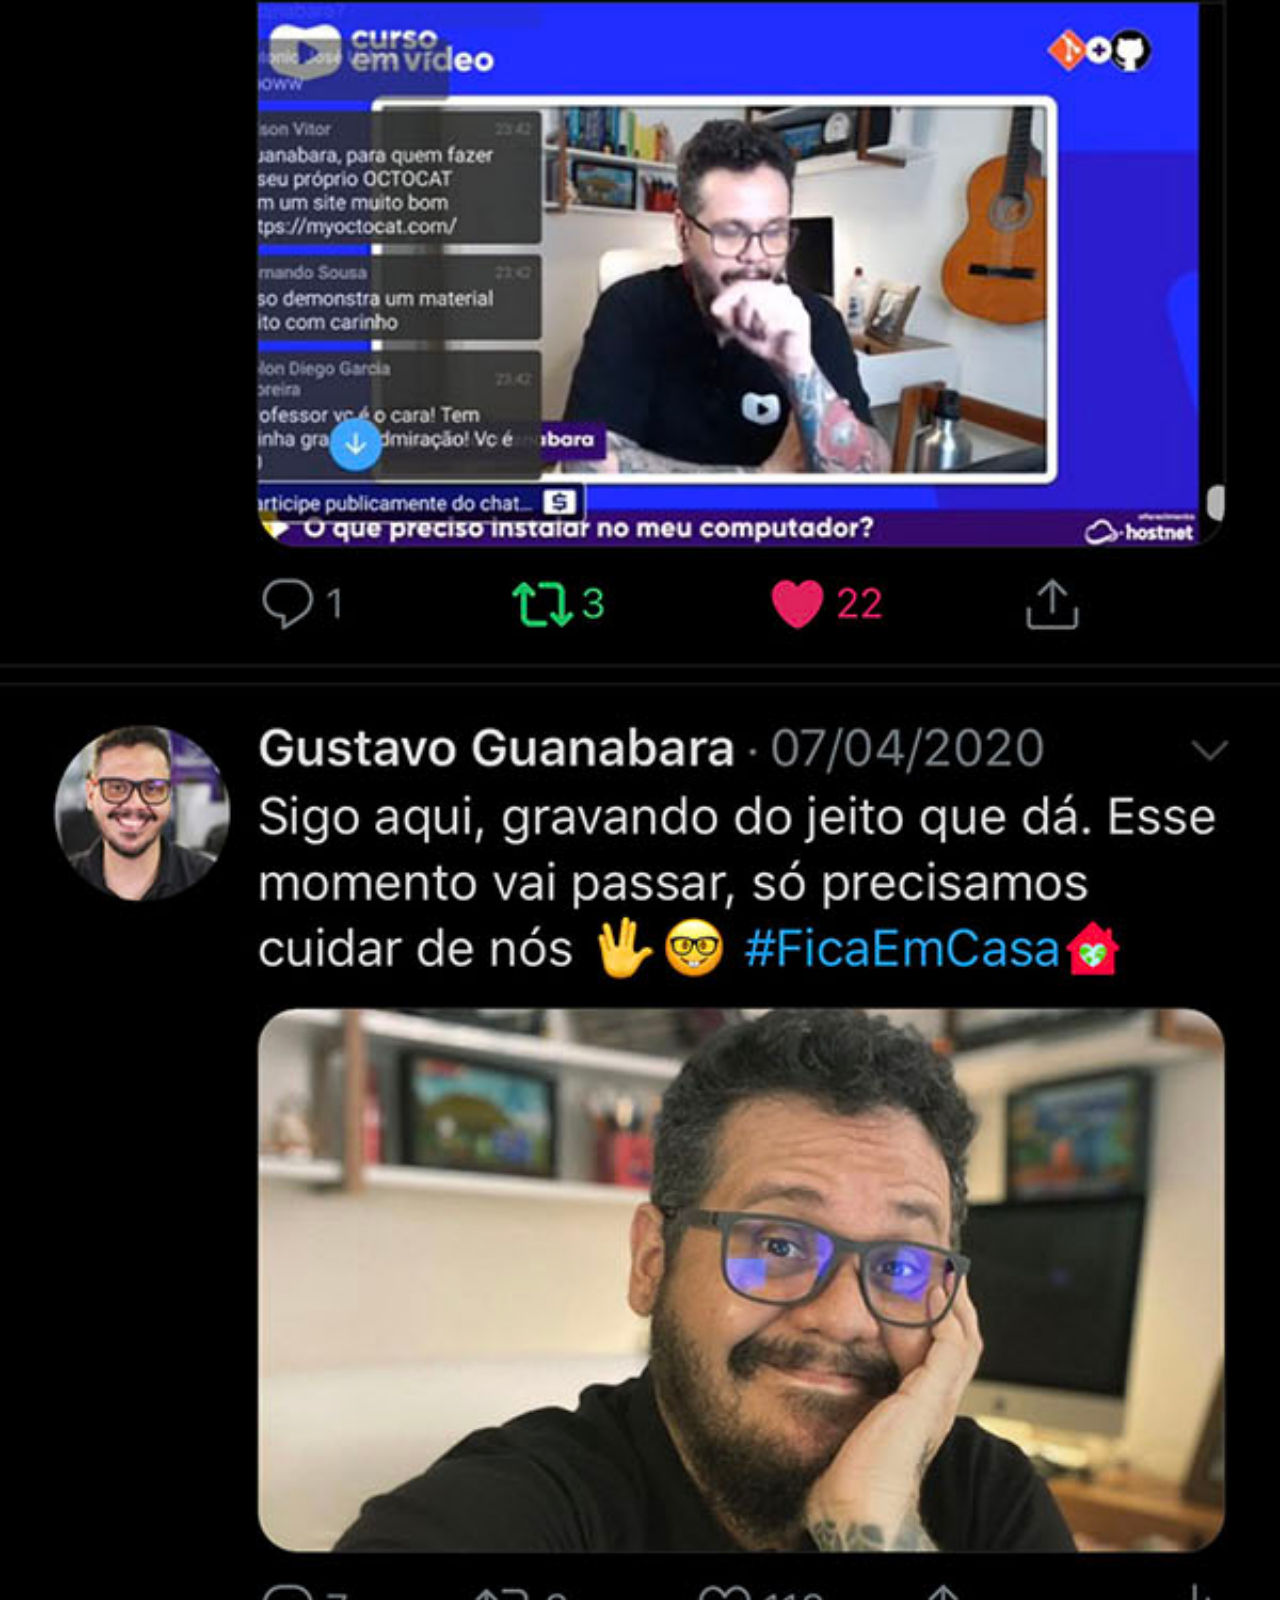
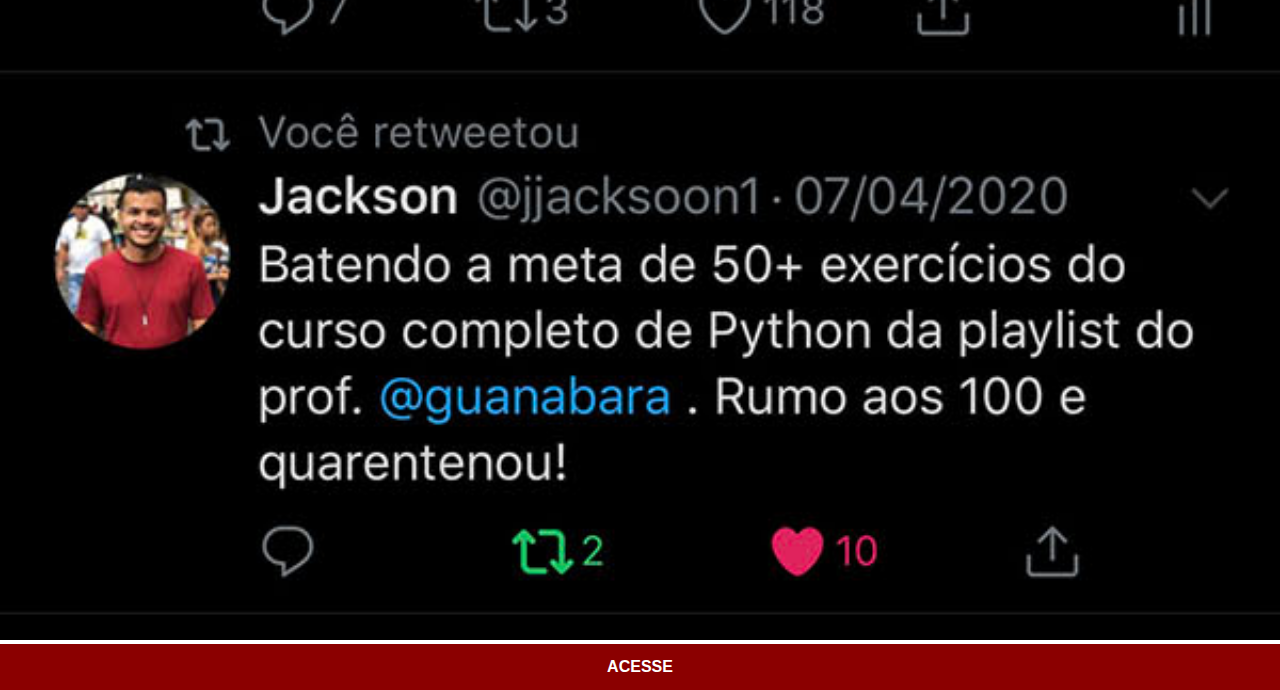
<file: twitter.html>
<!DOCTYPE html>
<html lang="pt-br">
<head>
    <meta charset="UTF-8">
    <meta name="viewport" content="width=device-width, initial-scale=1.0">
    <title>Twitter</title>
    <link rel="stylesheet" href="social.css">
</head>
<body>
    <img src="imagens/tela-twitter.jpg" alt="Twitter">
    <a href="https://twitter.com/home" target="_blank">ACESSE</a>
    
</body>
</html>
</file>
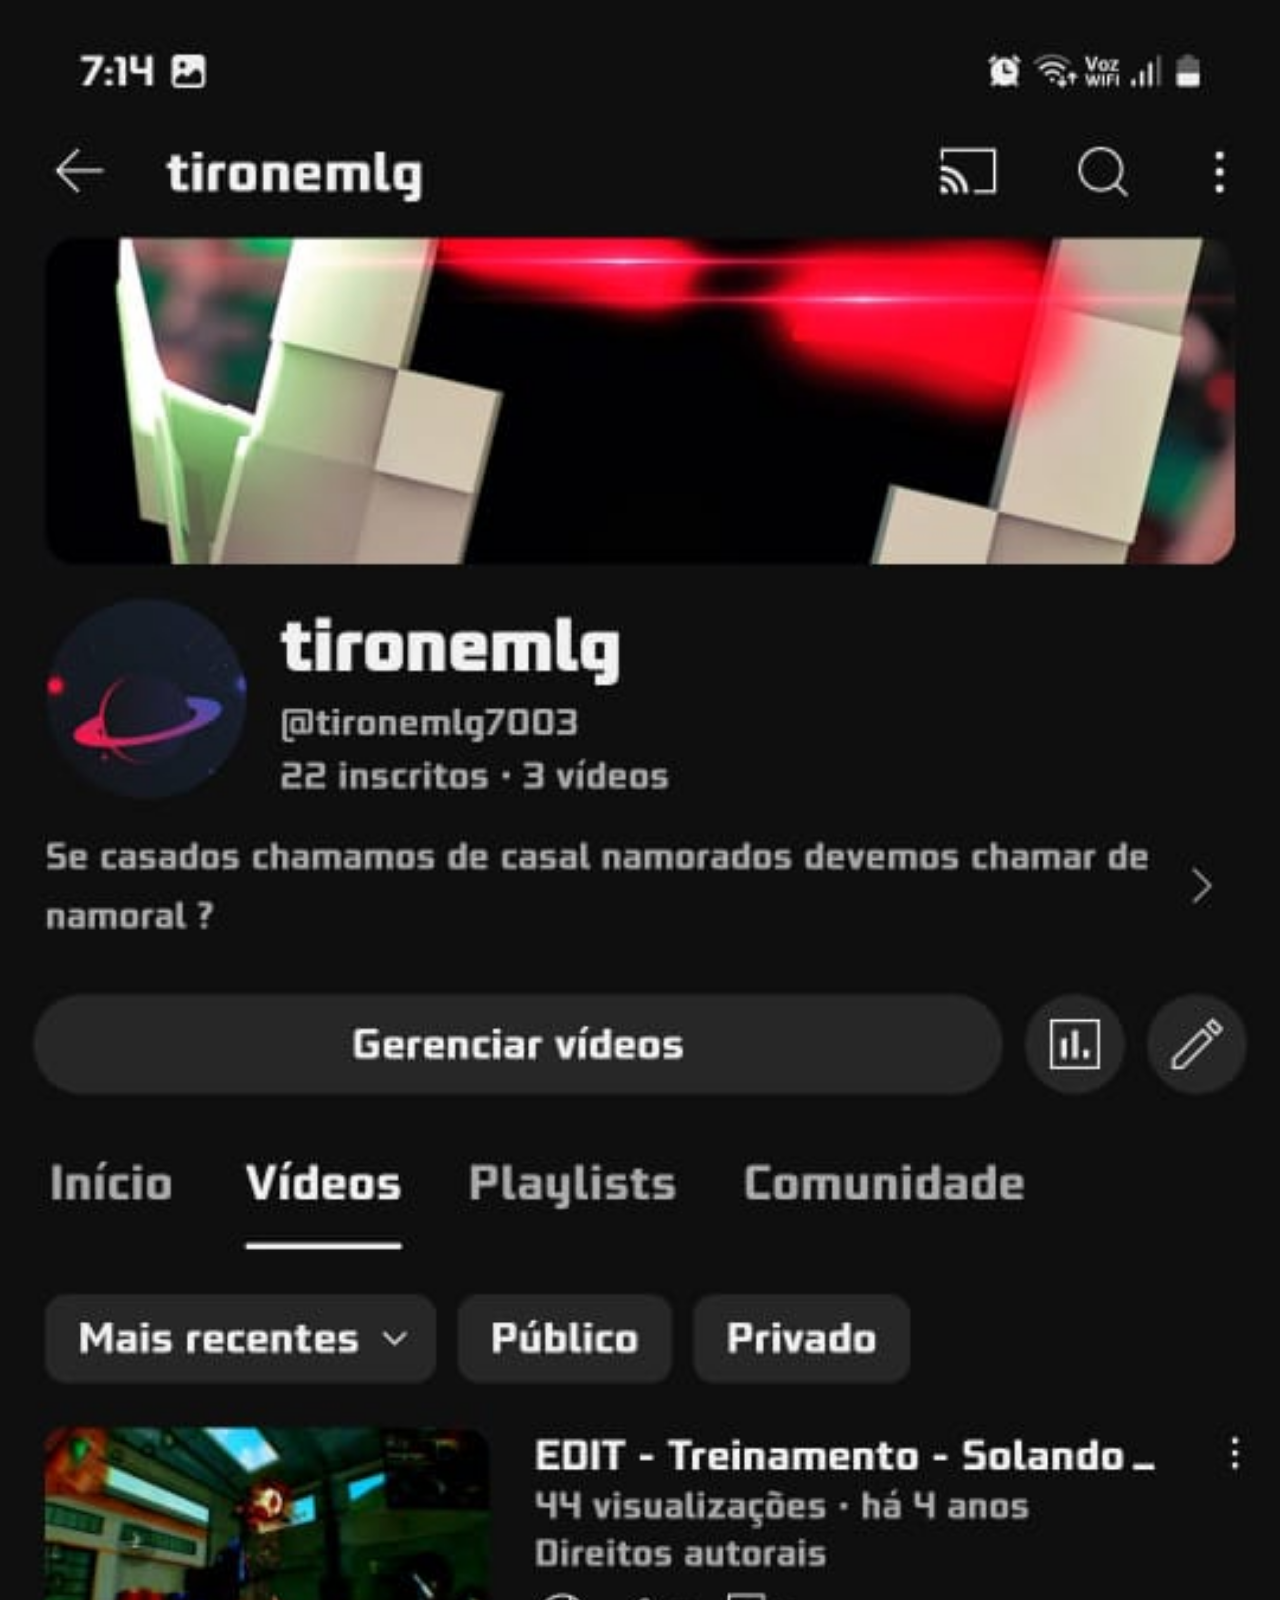
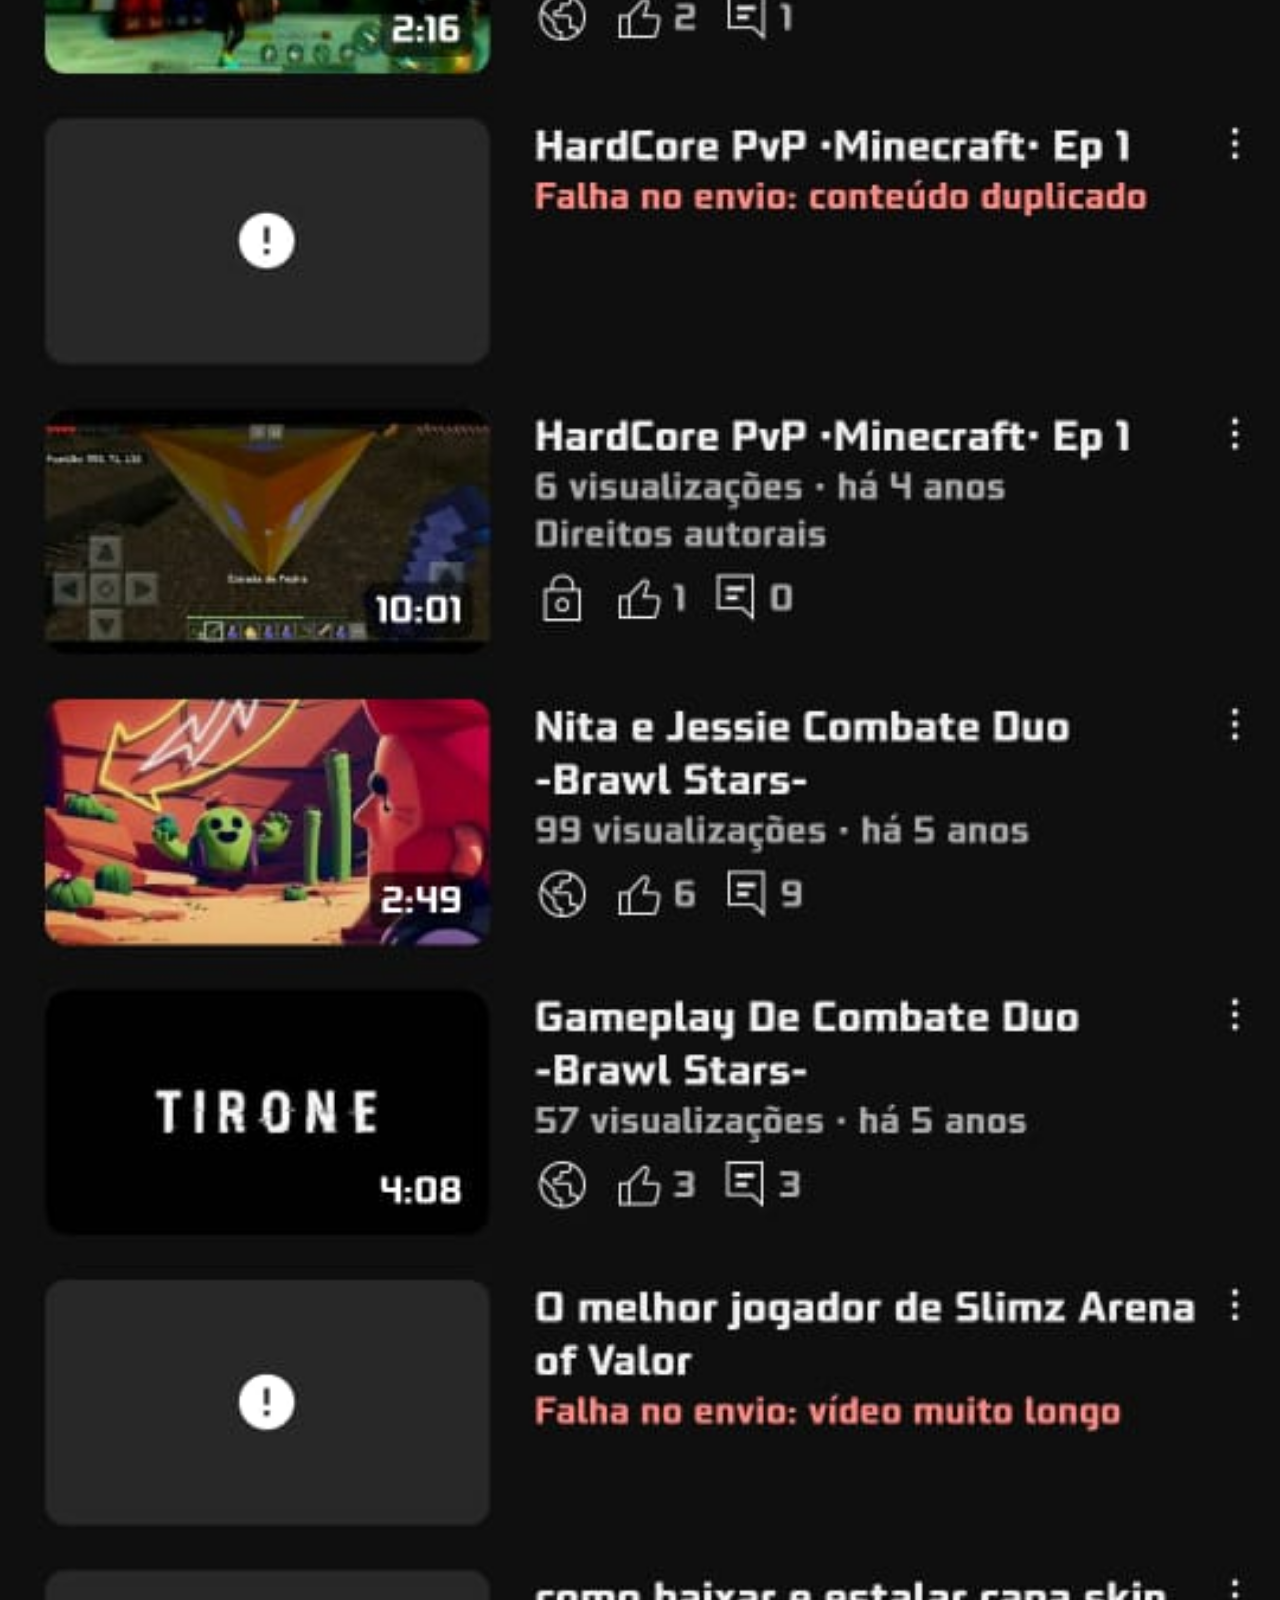
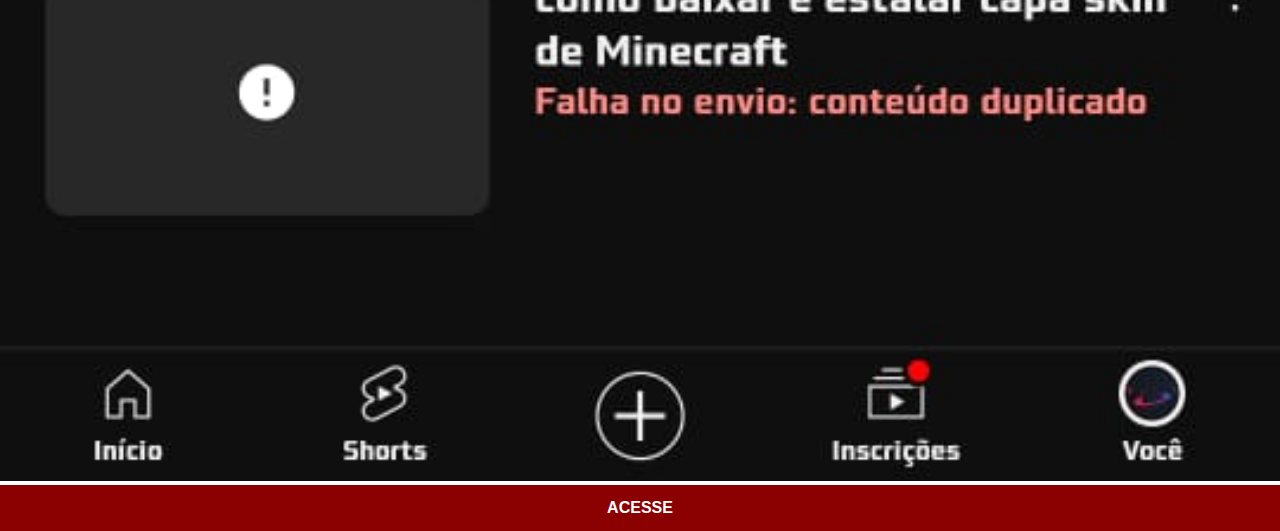
<file: youtube.html>
<!DOCTYPE html>
<html lang="en">
<head>
    <meta charset="UTF-8">
    <meta name="viewport" content="width=device-width, initial-scale=1.0">
    <title>Youtube</title>
    <link rel="stylesheet" href="social.css">
    </style>
</head>
<body> 
    <img src="imagens/tela-yotube.jpg" alt="tela Youtube">
    <a href="https://youtu.be/ar5UB2MxraE?si=-GDWnP53TeABsLl0" target="_blank">ACESSE</a>
    
</body>
</html>
</file>
<file: style.css>
@charset "UTF-8";


* {
    padding: 0px;
    margin: 0px;
}

body {
    background: url(imagens/fundo-madeira.jpg);
    background-size: cover;
    background-repeat: no-repeat;
    background-attachment: fixed;
    background-position: top center;
}
html, html {
    height: 100vh;
    width: 100vw;
}

main {
position: relative;
height: 100vh;
}
section#iphone {
    position: absolute;
    width: 317px;
    height: 620px;
    top: 50%;
    left: 50%;
    transform: translate(-50%, -50%);
    background: url(imagens/frame-iphone.png);
    background-repeat: no-repeat;
}

iframe#tela {
    position: relative;
    top: 80px;
    left: 21px;
    width: 268px;
    height:471px;
}
section#redes {
    text-align: right;
}
section#redes img {
    width: 50px;
    height: 50px;
    margin: 10px;
    border-radius: 60px;
    box-shadow: black 1px 1px 1px;
    box-sizing: border-box ;
}
section#redes img:hover{
     border: white solid 1px;
     transform: translate(-5px,-5px);
     box-shadow: black  2px 7px 2px;
 transition: transform .2s, border 2s;
}
</file>
<file: social.css>
* {
    padding: 0px;
    margin: 0px;
    font-family: Arial, Helvetica, sans-serif;
}
::-webkit-scrollbar {
    width: 0px;
    height: 0px;
}
img {
   width: 100vw;
}
a {
    display: block;
    background-color: darkred;
    padding: 14px;
    text-align: center;
    color: white;
    font-weight: bolder;
    text-decoration: none;
}
a:hover {
    color: gold;
}
</file>
